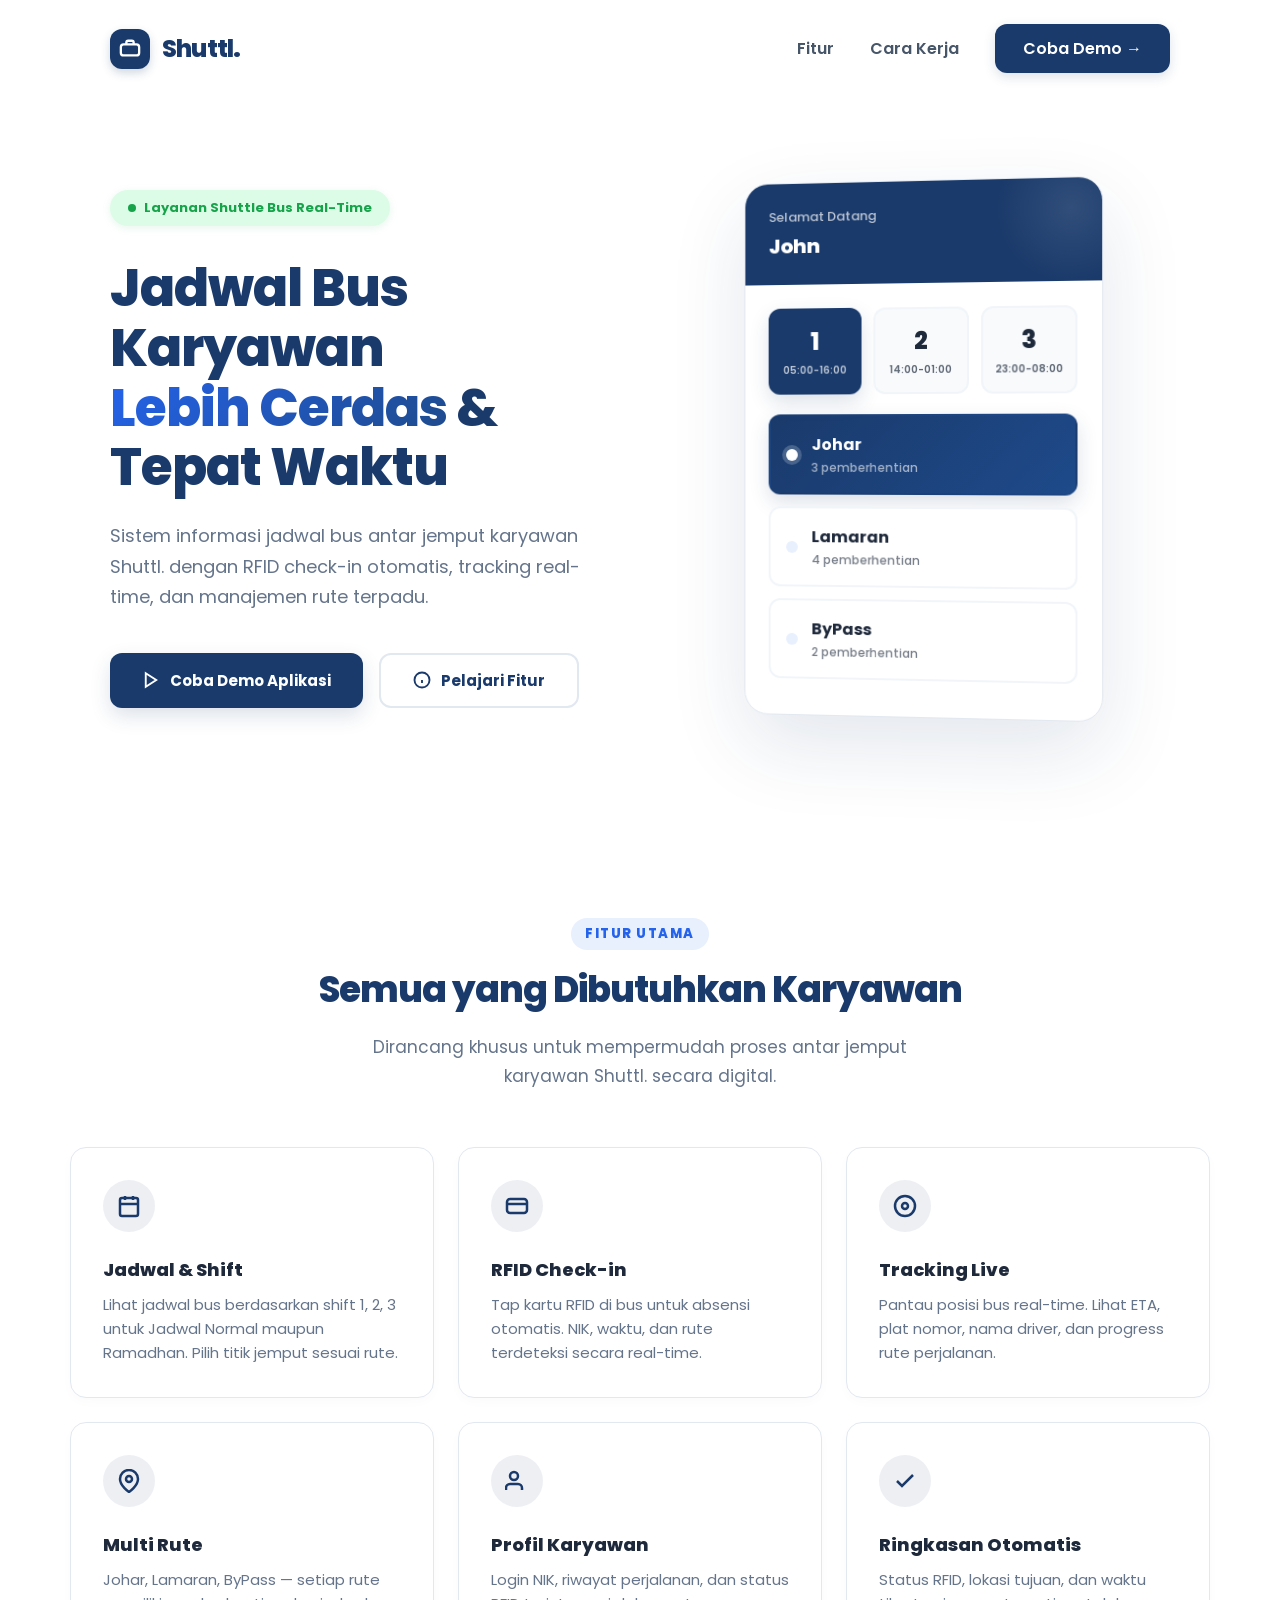
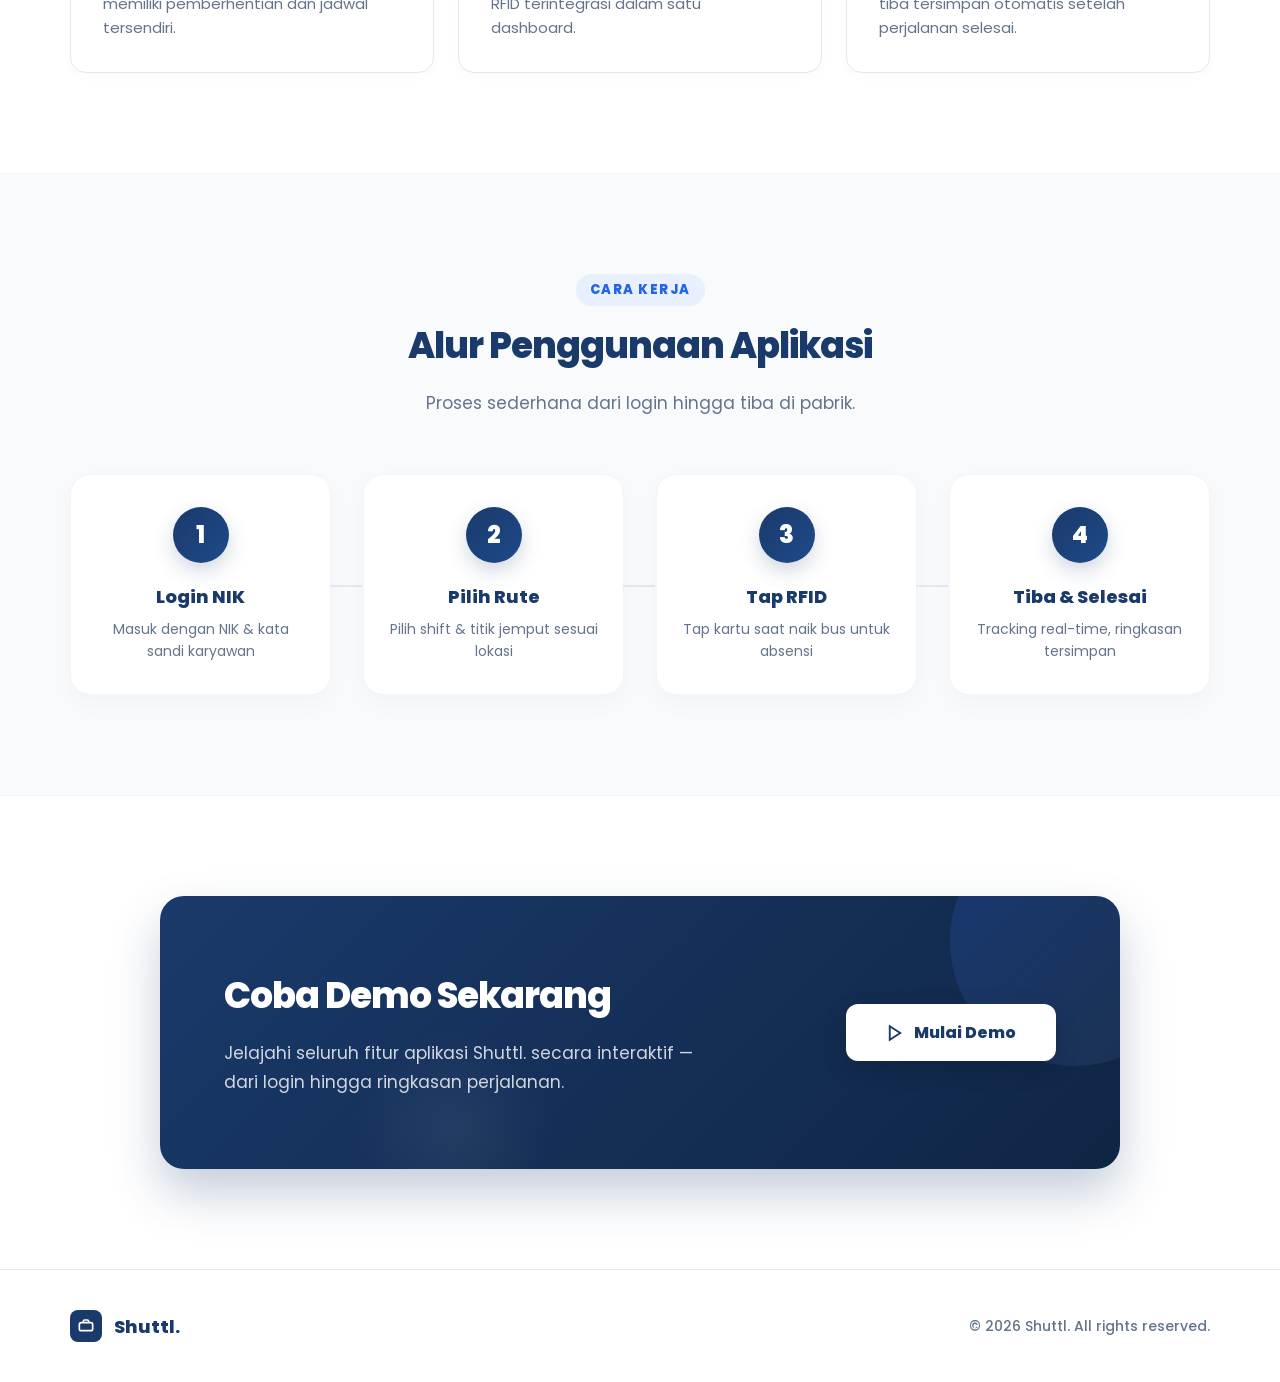
<file: index.html>
<!DOCTYPE html>
<html lang="id">
<head>
<meta charset="UTF-8">
<meta name="viewport" content="width=device-width, initial-scale=1.0">
<title>Shuttl. — Sistem Informasi Jadwal Bus Antar Jemput</title>
<meta name="description" content="Solusi digital jadwal bus antar jemput karyawan Shuttl.">
<link href="https://fonts.googleapis.com/css2?family=Poppins:wght@100;200;300;400;500;600;700;800&display=swap" rel="stylesheet">
<style>
:root{--navy:#1a3a6b;--navy-dark:#0f2544;--navy-mid:#1e4a8a;--blue:#2563eb;--blue-soft:#e8f0fe;--green:#16a34a;--green-bg:#dcfce7;--g50:#f8fafc;--g100:#f1f5f9;--g200:#e2e8f0;--g300:#cbd5e1;--g400:#94a3b8;--g500:#64748b;--g600:#475569;--g800:#1e293b;--w:#fff;--font:'Poppins',sans-serif}
*{box-sizing:border-box;margin:0;padding:0}
html{scroll-behavior:smooth}
body{font-family:var(--font);color:var(--g800);background:var(--w);-webkit-font-smoothing:antialiased}

/* NAV */
.nav{position:fixed;top:0;left:0;right:0;z-index:100;padding:24px 0;transition:all .3s ease-in-out}
.nav.scrolled{background:rgba(255,255,255,.95);backdrop-filter:blur(16px);-webkit-backdrop-filter:blur(16px);box-shadow:0 4px 20px rgba(0,0,0,.04);padding:16px 0}
.nav-in{max-width:1140px;margin:0 auto;padding:0 40px;display:flex;align-items:center;justify-content:space-between}
.nav-logo{display:flex;align-items:center;gap:12px;text-decoration:none}
.nav-logo-icon{width:40px;height:40px;background:var(--navy);border-radius:12px;display:flex;align-items:center;justify-content:center;box-shadow:0 4px 10px rgba(26,58,107,.2)}
.nav-logo-text{font-size:24px;font-weight:800;color:var(--navy);letter-spacing:-.8px}
.nav-links{display:flex;gap:36px;align-items:center}
.nav-links a{font-size:16px;font-weight:600;color:var(--g600);text-decoration:none;transition:color .2s}
.nav-links a:hover{color:var(--navy)}
.nav-cta{padding:12px 28px;background:var(--navy);color:var(--w)!important;border-radius:12px;font-weight:600;font-size:15px;transition:all .2s;box-shadow:0 4px 12px rgba(26,58,107,.15)}
.nav-cta:hover{background:var(--navy-dark);transform:translateY(-2px);box-shadow:0 6px 16px rgba(26,58,107,.25)}

/* HERO — left aligned */
.hero{padding:180px 40px 100px;max-width:1140px;margin:0 auto;display:flex;align-items:center;gap:64px}
.hero-content{flex:1;max-width:580px}
.hero-visual{flex:1;display:flex;justify-content:center;position:relative}
.hero-badge{display:inline-flex;align-items:center;gap:8px;padding:8px 18px;background:var(--green-bg);color:var(--green);border-radius:24px;font-size:13px;font-weight:700;margin-bottom:32px;box-shadow:0 2px 8px rgba(22,163,74,.1)}
.hero-badge-dot{width:8px;height:8px;background:var(--green);border-radius:50%;animation:pulse 2s infinite}
@keyframes pulse{0%,100%{opacity:1;transform:scale(1)}50%{opacity:.4;transform:scale(1.1)}}
.hero h1{font-size:52px;font-weight:800;color:var(--navy);line-height:1.15;margin-bottom:24px;letter-spacing:-1px}
.hero h1 span{background:linear-gradient(135deg,var(--blue),var(--navy-mid));-webkit-background-clip:text;-webkit-text-fill-color:transparent}
.hero-desc{font-size:18px;color:var(--g500);line-height:1.7;margin-bottom:40px}
.hero-actions{display:flex;gap:16px;flex-wrap:wrap}
.btn{padding:14px 32px;border-radius:12px;font-family:var(--font);font-size:15px;font-weight:700;cursor:pointer;transition:all .2s;text-decoration:none;display:inline-flex;align-items:center;gap:10px;border:none}
.btn-p{background:var(--navy);color:var(--w);box-shadow:0 8px 20px rgba(26,58,107,.15)}
.btn-p:hover{background:var(--navy-dark);transform:translateY(-3px);box-shadow:0 12px 28px rgba(26,58,107,.25)}
.btn-o{background:var(--w);color:var(--navy);border:2px solid var(--g200)}
.btn-o:hover{border-color:var(--navy);background:var(--g50);transform:translateY(-1px)}

/* Hero visual — mockup card */
.mockup{width:360px;background:var(--w);border:1px solid var(--g200);border-radius:24px;box-shadow:0 30px 80px rgba(26,58,107,.12);overflow:hidden;transform:perspective(1000px) rotateY(-5deg);transition:transform .4s ease}
.mockup:hover{transform:perspective(1000px) rotateY(0deg) translateY(-10px)}
.mockup-top{background:var(--navy);padding:24px;color:var(--w);position:relative;overflow:hidden}
.mockup-top::after{content:'';position:absolute;top:0;right:0;width:150px;height:150px;background:radial-gradient(circle,rgba(255,255,255,.1) 0%,transparent 70%);border-radius:50%;transform:translate(30%,-30%)}
.mockup-top-sm{font-size:13px;opacity:.7;margin-bottom:4px;font-weight:500}
.mockup-top-lg{font-size:20px;font-weight:800}
.mockup-body{padding:24px}
.mockup-shift{display:flex;gap:12px;margin-bottom:20px}
.mockup-shift-card{flex:1;text-align:center;padding:14px 8px;border:2px solid var(--g100);border-radius:12px;font-size:24px;font-weight:800;color:var(--g800);background:var(--g50)}
.mockup-shift-card.a{background:var(--navy);border-color:var(--navy);color:var(--w);box-shadow:0 8px 20px rgba(26,58,107,.15)}
.mockup-shift-time{font-size:10px;font-weight:600;opacity:.7;margin-top:4px}
.mockup-route{padding:16px;border:2px solid var(--g100);border-radius:12px;display:flex;align-items:center;gap:14px;margin-bottom:12px;background:var(--w)}
.mockup-route.a{background:linear-gradient(135deg,var(--navy),var(--navy-mid));border-color:transparent;color:var(--w);box-shadow:0 8px 20px rgba(26,58,107,.15)}
.mockup-route-dot{width:12px;height:12px;border-radius:50%;background:var(--blue-soft);flex-shrink:0}
.mockup-route.a .mockup-route-dot{background:var(--w);box-shadow:0 0 0 4px rgba(255,255,255,.2)}
.mockup-route-name{font-size:16px;font-weight:700}
.mockup-route-sub{font-size:12px;opacity:.6;margin-top:2px;font-weight:500}

/* SECTIONS */
.sec{padding:100px 40px}
.sec-in{max-width:1140px;margin:0 auto}
.sec-tag{font-size:13px;font-weight:800;color:var(--blue);text-transform:uppercase;letter-spacing:1.5px;margin-bottom:12px;display:inline-block;padding:6px 14px;background:var(--blue-soft);border-radius:20px}
.sec-h{font-size:36px;font-weight:800;color:var(--navy);letter-spacing:-1px;margin-bottom:16px}
.sec-p{font-size:17px;color:var(--g500);line-height:1.7;max-width:540px}
.sec-head{margin-bottom:56px;text-align:center;display:flex;flex-direction:column;align-items:center}
.sec-head-left{text-align:left;align-items:flex-start}

/* FEATURES */
.feat-grid{display:grid;grid-template-columns:repeat(3,1fr);gap:24px}
.feat{background:var(--w);border:1px solid var(--g200);border-radius:16px;padding:32px;transition:all .3s cubic-bezier(0.4,0,0.2,1);box-shadow:0 4px 12px rgba(0,0,0,.02)}
.feat:hover{transform:translateY(-6px);box-shadow:0 12px 32px rgba(26,58,107,.08);border-color:var(--g300)}
.feat-ic{width:52px;height:52px;border-radius:50%;display:flex;align-items:center;justify-content:center;margin-bottom:24px}
.feat-ic.b{background:rgba(26,58,107,.08);color:var(--navy)}.feat-ic.g{background:rgba(26,58,107,.08);color:var(--navy)}.feat-ic.n{background:rgba(26,58,107,.08);color:var(--navy)}
.feat h3{font-size:18px;font-weight:800;color:var(--g800);margin-bottom:10px}
.feat p{font-size:15px;color:var(--g500);line-height:1.6}

/* FLOW */
.flow-bg{background:var(--g50);border-top:1px solid var(--g100);border-bottom:1px solid var(--g100)}
.flow-grid{display:grid;grid-template-columns:repeat(4,1fr);gap:32px;position:relative}
.flow-step{text-align:center;position:relative;background:var(--w);padding:32px 24px;border-radius:20px;box-shadow:0 8px 24px rgba(0,0,0,.03);border:1px solid var(--g100);z-index:2}
.flow-step::before{content:'';position:absolute;top:50%;right:-32px;width:32px;height:2px;background:var(--g200);z-index:-1}
.flow-step:last-child::before{display:none}
.flow-num{width:56px;height:56px;border-radius:50%;background:linear-gradient(135deg,var(--navy),var(--navy-mid));color:var(--w);display:flex;align-items:center;justify-content:center;font-size:24px;font-weight:800;margin:0 auto 20px;box-shadow:0 8px 20px rgba(26,58,107,.2)}
.flow-name{font-size:18px;font-weight:800;color:var(--navy);margin-bottom:8px}
.flow-desc{font-size:14px;color:var(--g500);line-height:1.6}

/* CTA */
.cta-sec{padding:100px 40px}
.cta-card{max-width:960px;margin:0 auto;background:linear-gradient(135deg,var(--navy) 0%,var(--navy-dark) 100%);border-radius:24px;padding:72px 64px;display:flex;align-items:center;justify-content:space-between;gap:48px;position:relative;overflow:hidden;box-shadow:0 24px 48px rgba(26,58,107,.25)}
.cta-card::before{content:'';position:absolute;top:-80px;right:-80px;width:250px;height:250px;border-radius:50%;background:linear-gradient(135deg,rgba(37,99,235,.2),rgba(255,255,255,.05))}
.cta-card::after{content:'';position:absolute;bottom:-60px;left:20%;width:200px;height:200px;border-radius:50%;background:radial-gradient(circle,rgba(255,255,255,.06) 0%,transparent 70%)}
.cta-text{flex:1;color:var(--w);position:relative;z-index:2}
.cta-text h2{font-size:36px;font-weight:800;margin-bottom:16px;letter-spacing:-1px}
.cta-text p{font-size:17px;color:rgba(255,255,255,.8);line-height:1.7;max-width:480px}
.btn-cta{padding:16px 40px;background:var(--w);color:var(--navy);border-radius:12px;font-family:var(--font);font-size:16px;font-weight:800;text-decoration:none;display:inline-flex;align-items:center;gap:10px;transition:all .3s;flex-shrink:0;border:none;cursor:pointer;position:relative;z-index:2;box-shadow:0 8px 24px rgba(0,0,0,.15)}
.btn-cta:hover{transform:translateY(-4px);box-shadow:0 12px 32px rgba(0,0,0,.25);background:var(--g50)}

/* FOOTER */
.footer{background:var(--w);padding:40px 40px;border-top:1px solid var(--g200)}
.footer-in{max-width:1140px;margin:0 auto;display:flex;align-items:center;justify-content:space-between;flex-wrap:wrap;gap:20px}
.footer-brand{display:flex;align-items:center;gap:12px}
.footer-brand-icon{width:32px;height:32px;background:var(--navy);border-radius:8px;display:flex;align-items:center;justify-content:center}
.footer-brand-name{font-size:18px;font-weight:800;color:var(--navy)}
.footer-copyright{font-size:14px;color:var(--g500);font-weight:500}

/* RESPONSIVE */
@media(max-width:1024px){
  .hero h1{font-size:44px}
  .sec-h{font-size:32px}
  .feat-grid{grid-template-columns:repeat(2,1fr)}
  .flow-grid{grid-template-columns:repeat(2,1fr)}
  .flow-step::before{display:none}
}
@media(max-width:768px){
  .nav-in{padding:0 24px}
  .hero{flex-direction:column;padding:120px 24px 60px;gap:48px;text-align:left}
  .hero-content{max-width:100%;display:flex;flex-direction:column;align-items:flex-start}
  .hero h1{font-size:38px}
  .hero-actions{justify-content:flex-start}

  .hero-visual{width:100%;max-width:360px;margin:0 auto}
  .mockup{transform:none}
  .mockup:hover{transform:translateY(-5px)}
  
  .sec{padding:80px 24px}
  .feat-grid{grid-template-columns:1fr}
  .flow-grid{grid-template-columns:1fr;gap:24px}
  .cta-card{flex-direction:column;padding:48px 32px;text-align:center;gap:32px}
  .cta-text p{margin:0 auto}
  .footer{padding:32px 24px}
  .footer-in{flex-direction:column;justify-content:center;text-align:center}
  
  /* Hide nav links on mobile for cleaner look if requested, or keep them */
  .nav-links{display:none}
}
@media(max-width:480px){
  .nav-in{padding:0 16px}
  .hero{padding:110px 16px 50px}
  .hero h1{font-size:32px}
  .sec{padding:60px 16px}
  .btn{width:100%;justify-content:center}
  .hero-actions{width:100%;flex-direction:column}

}
</style>
</head>
<body>

<!-- NAV -->
<nav class="nav" id="navbar">
<div class="nav-in">
  <a href="#" class="nav-logo">
    <div class="nav-logo-icon"><svg width="22" height="22" viewBox="0 0 24 24" fill="none" stroke="white" stroke-width="2.5"><rect x="2" y="7" width="20" height="12" rx="3"/><path d="M16 7V5a2 2 0 0 0-2-2h-4a2 2 0 0 0-2 2v2"/></svg></div>
    <span class="nav-logo-text">Shuttl.</span>
  </a>
  <div class="nav-links">
    <a href="#fitur">Fitur</a>
    <a href="#alur">Cara Kerja</a>
    <a href="app.html" class="nav-cta">Coba Demo →</a>
  </div>
</div>
</nav>

<!-- HERO -->
<section class="hero">
  <div class="hero-content">
    <div class="hero-badge"><span class="hero-badge-dot"></span> Layanan Shuttle Bus Real-Time</div>
    <h1>Jadwal Bus Karyawan<br><span>Lebih Cerdas</span> &amp; Tepat Waktu</h1>
    <p class="hero-desc">Sistem informasi jadwal bus antar jemput karyawan Shuttl. dengan RFID check-in otomatis, tracking real-time, dan manajemen rute terpadu.</p>
    <div class="hero-actions">
      <a href="app.html" class="btn btn-p"><svg width="18" height="18" viewBox="0 0 24 24" fill="none" stroke="currentColor" stroke-width="2.5"><polygon points="5 3 19 12 5 21"/></svg>Coba Demo Aplikasi</a>
      <a href="#fitur" class="btn btn-o"><svg width="18" height="18" viewBox="0 0 24 24" fill="none" stroke="currentColor" stroke-width="2.5"><circle cx="12" cy="12" r="10"/><path d="M12 16v-4M12 8h.01"/></svg>Pelajari Fitur</a>
    </div>

  </div>
  <div class="hero-visual">
    <div class="mockup">
      <div class="mockup-top"><div class="mockup-top-sm">Selamat Datang</div><div class="mockup-top-lg">John</div></div>
      <div class="mockup-body">
        <div class="mockup-shift">
          <div class="mockup-shift-card a">1<div class="mockup-shift-time">05:00-16:00</div></div>
          <div class="mockup-shift-card">2<div class="mockup-shift-time">14:00-01:00</div></div>
          <div class="mockup-shift-card">3<div class="mockup-shift-time">23:00-08:00</div></div>
        </div>
        <div class="mockup-route a"><div class="mockup-route-dot"></div><div><div class="mockup-route-name">Johar</div><div class="mockup-route-sub">3 pemberhentian</div></div></div>
        <div class="mockup-route"><div class="mockup-route-dot"></div><div><div class="mockup-route-name">Lamaran</div><div class="mockup-route-sub">4 pemberhentian</div></div></div>
        <div class="mockup-route"><div class="mockup-route-dot"></div><div><div class="mockup-route-name">ByPass</div><div class="mockup-route-sub">2 pemberhentian</div></div></div>
      </div>
    </div>
  </div>
</section>

<!-- FEATURES -->
<section class="sec" id="fitur">
<div class="sec-in">
  <div class="sec-head">
    <div class="sec-tag">Fitur Utama</div>
    <div class="sec-h">Semua yang Dibutuhkan Karyawan</div>
    <div class="sec-p">Dirancang khusus untuk mempermudah proses antar jemput karyawan Shuttl. secara digital.</div>
  </div>
  <div class="feat-grid">
    <div class="feat"><div class="feat-ic n"><svg width="24" height="24" viewBox="0 0 24 24" fill="none" stroke="currentColor" stroke-width="2.5"><rect x="3" y="4" width="18" height="18" rx="2"/><line x1="16" y1="2" x2="16" y2="6"/><line x1="8" y1="2" x2="8" y2="6"/><line x1="3" y1="10" x2="21" y2="10"/></svg></div><h3>Jadwal &amp; Shift</h3><p>Lihat jadwal bus berdasarkan shift 1, 2, 3 untuk Jadwal Normal maupun Ramadhan. Pilih titik jemput sesuai rute.</p></div>
    <div class="feat"><div class="feat-ic b"><svg width="24" height="24" viewBox="0 0 24 24" fill="none" stroke="currentColor" stroke-width="2.5"><rect x="2" y="5" width="20" height="14" rx="3"/><line x1="2" y1="10" x2="22" y2="10"/></svg></div><h3>RFID Check-in</h3><p>Tap kartu RFID di bus untuk absensi otomatis. NIK, waktu, dan rute terdeteksi secara real-time.</p></div>
    <div class="feat"><div class="feat-ic g"><svg width="24" height="24" viewBox="0 0 24 24" fill="none" stroke="currentColor" stroke-width="2.5"><circle cx="12" cy="12" r="10"/><circle cx="12" cy="12" r="3"/></svg></div><h3>Tracking Live</h3><p>Pantau posisi bus real-time. Lihat ETA, plat nomor, nama driver, dan progress rute perjalanan.</p></div>
    <div class="feat"><div class="feat-ic n"><svg width="24" height="24" viewBox="0 0 24 24" fill="none" stroke="currentColor" stroke-width="2.5"><path d="M21 10c0 7-9 13-9 13s-9-6-9-13a9 9 0 0 1 18 0z"/><circle cx="12" cy="10" r="3"/></svg></div><h3>Multi Rute</h3><p>Johar, Lamaran, ByPass — setiap rute memiliki pemberhentian dan jadwal tersendiri.</p></div>
    <div class="feat"><div class="feat-ic b"><svg width="24" height="24" viewBox="0 0 24 24" fill="none" stroke="currentColor" stroke-width="2.5"><path d="M17 21v-2a4 4 0 0 0-4-4H5a4 4 0 0 0-4 4v2"/><circle cx="9" cy="7" r="4"/></svg></div><h3>Profil Karyawan</h3><p>Login NIK, riwayat perjalanan, dan status RFID terintegrasi dalam satu dashboard.</p></div>
    <div class="feat"><div class="feat-ic g"><svg width="24" height="24" viewBox="0 0 24 24" fill="none" stroke="currentColor" stroke-width="2.5"><polyline points="20 6 9 17 4 12"/></svg></div><h3>Ringkasan Otomatis</h3><p>Status RFID, lokasi tujuan, dan waktu tiba tersimpan otomatis setelah perjalanan selesai.</p></div>
  </div>
</div>
</section>

<!-- FLOW -->
<section class="sec flow-bg" id="alur">
<div class="sec-in">
  <div class="sec-head">
    <div class="sec-tag">Cara Kerja</div>
    <div class="sec-h">Alur Penggunaan Aplikasi</div>
    <div class="sec-p">Proses sederhana dari login hingga tiba di pabrik.</div>
  </div>
  <div class="flow-grid">
    <div class="flow-step"><div class="flow-num">1</div><div class="flow-name">Login NIK</div><div class="flow-desc">Masuk dengan NIK &amp; kata sandi karyawan</div></div>
    <div class="flow-step"><div class="flow-num">2</div><div class="flow-name">Pilih Rute</div><div class="flow-desc">Pilih shift &amp; titik jemput sesuai lokasi</div></div>
    <div class="flow-step"><div class="flow-num">3</div><div class="flow-name">Tap RFID</div><div class="flow-desc">Tap kartu saat naik bus untuk absensi</div></div>
    <div class="flow-step"><div class="flow-num">4</div><div class="flow-name">Tiba &amp; Selesai</div><div class="flow-desc">Tracking real-time, ringkasan tersimpan</div></div>
  </div>
</div>
</section>

<!-- CTA -->
<section class="cta-sec">
  <div class="cta-card">
    <div class="cta-text"><h2>Coba Demo Sekarang</h2><p>Jelajahi seluruh fitur aplikasi Shuttl. secara interaktif — dari login hingga ringkasan perjalanan.</p></div>
    <a href="app.html" class="btn-cta"><svg width="18" height="18" viewBox="0 0 24 24" fill="none" stroke="currentColor" stroke-width="2.5"><polygon points="5 3 19 12 5 21"/></svg>Mulai Demo</a>
  </div>
</section>

<!-- FOOTER -->
<footer class="footer">
<div class="footer-in">
  <div class="footer-brand">
    <div class="footer-brand-icon"><svg width="16" height="16" viewBox="0 0 24 24" fill="none" stroke="white" stroke-width="2.5"><rect x="2" y="7" width="20" height="12" rx="3"/><path d="M16 7V5a2 2 0 0 0-2-2h-4a2 2 0 0 0-2 2v2"/></svg></div>
    <span class="footer-brand-name">Shuttl.</span>
  </div>
  <div class="footer-copyright">
    &copy; 2026 Shuttl. All rights reserved.
  </div>
</div>
</footer>

<script>
// Smooth scroll for anchor links
document.querySelectorAll('a[href^="#"]').forEach(anchor => {
    anchor.addEventListener('click', function (e) {
        e.preventDefault();
        const targetId = this.getAttribute('href');
        if (targetId === '#') return;
        
        const targetElement = document.querySelector(targetId);
        if (targetElement) {
            // Accounts for fixed navbar height
            const headerOffset = 80;
            const elementPosition = targetElement.getBoundingClientRect().top;
            const offsetPosition = elementPosition + window.scrollY - headerOffset;

            window.scrollTo({
                top: offsetPosition,
                behavior: 'smooth'
            });
        }
    });
});

// Navbar scroll effect
window.addEventListener('scroll', () => {
    const navbar = document.getElementById('navbar');
    if (window.scrollY > 40) {
        navbar.classList.add('scrolled');
    } else {
        navbar.classList.remove('scrolled');
    }
});
</script>
</body>
</html>
</file>
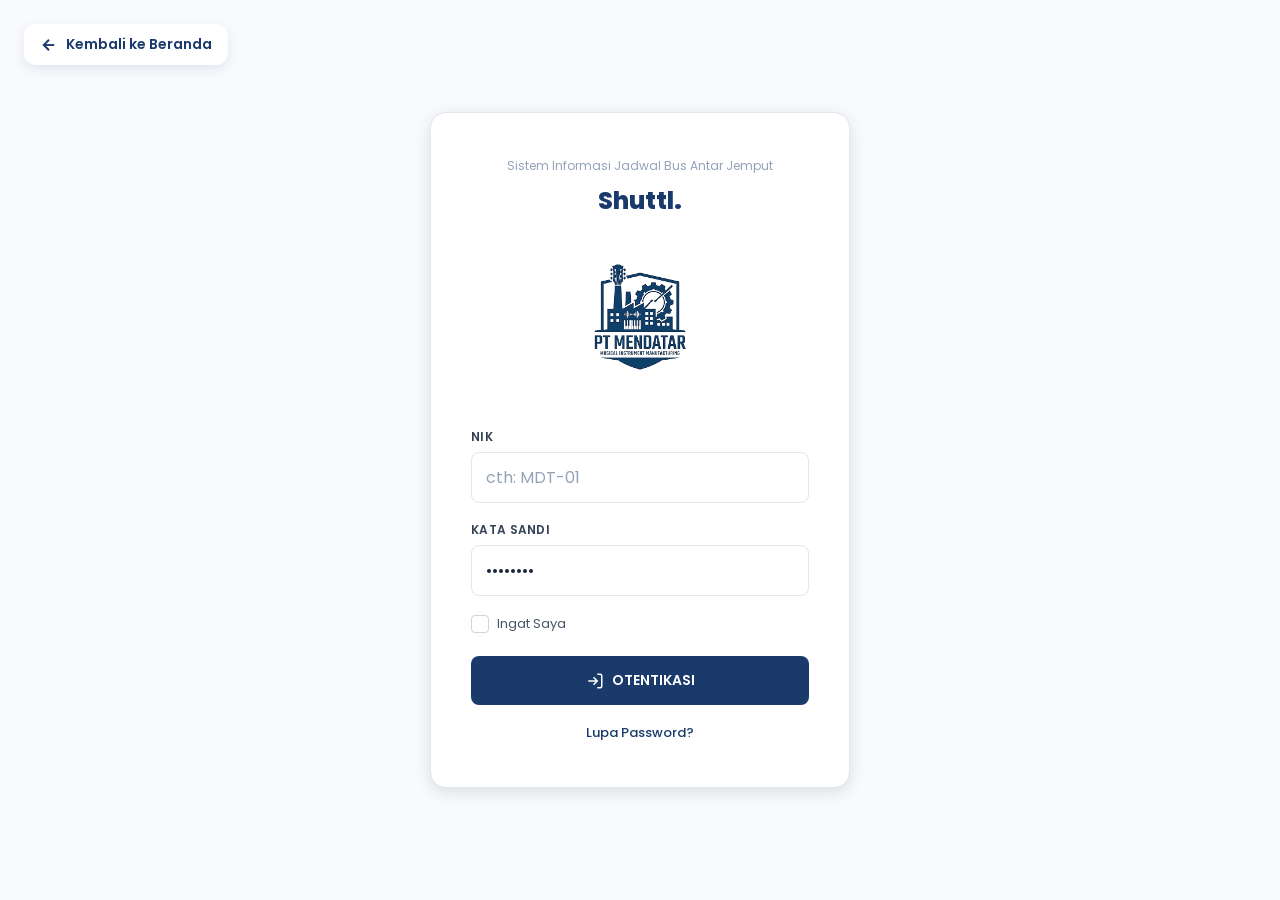
<file: app.html>
<!DOCTYPE html>
<html lang="id">

<head>
  <meta charset="UTF-8">
  <meta name="viewport" content="width=device-width, initial-scale=1.0, maximum-scale=1.0, user-scalable=no">
  <title>Shuttl. — Sistem Jadwal Bus</title>
  <meta name="description" content="Sistem Informasi Jadwal Bus Antar Jemput Shuttl.">
  <link rel="stylesheet" href="style.css">
</head>

<body>

  <!-- ═══ PAGE: LOGIN (Screenshot 1) ═══ -->
  <div id="page-login" class="page-full active">
    <a href="index.html" style="position:absolute; top:24px; left:24px; color:var(--navy); text-decoration:none; display:flex; align-items:center; gap:8px; font-weight:600; font-size:14px; background:var(--w, #fff); padding:10px 16px; border-radius:12px; box-shadow:0 4px 12px rgba(26,58,107,0.1); transition:all 0.2s; z-index:10;" onmouseover="this.style.transform='translateY(-2px)'; this.style.boxShadow='0 6px 16px rgba(26,58,107,0.15)'" onmouseout="this.style.transform='translateY(0)'; this.style.boxShadow='0 4px 12px rgba(26,58,107,0.1)'">
      <svg width="18" height="18" viewBox="0 0 24 24" fill="none" stroke="currentColor" stroke-width="2.5"><line x1="19" y1="12" x2="5" y2="12"/><polyline points="12 19 5 12 12 5"/></svg>
      Kembali ke Beranda
    </a>
    <div class="login-page" style="flex:1; position:relative;">
      <div class="login-card">
        <div class="login-header">
          <div class="login-sys-label">Sistem Informasi Jadwal Bus Antar Jemput</div>
          <div class="login-brand">Shuttl.</div>
          <div class="logo-emblem">
            <img src="src/asset/logo.png" alt="Logo Shuttl.">
          </div>
        </div>
        <div class="form-group">
          <label class="form-label">NIK</label>
          <input type="text" class="form-input" placeholder="cth: MDT-01">
        </div>
        <div class="form-group">
          <label class="form-label">KATA SANDI</label>
          <input type="password" class="form-input" value="password">
        </div>
        <div class="remember-row" onclick="toggleRemember(this.querySelector('.remember-check'))">
          <div class="remember-check"></div>
          <span>Ingat Saya</span>
        </div>
        <button class="btn-primary" onclick="showPage('dashboard')">
          <svg width="18" height="18" viewBox="0 0 24 24" fill="none" stroke="currentColor" stroke-width="2">
            <path d="M15 3h4a2 2 0 0 1 2 2v14a2 2 0 0 1-2 2h-4M10 17l5-5-5-5M15 12H3" />
          </svg>
          OTENTIKASI
        </button>
        <a href="#" class="forgot-link" onclick="return false">Lupa Password?</a>
      </div>
    </div>
  </div>

  <!-- ═══ MAIN APP ═══ -->
  <div id="page-dashboard" class="page">
    <div class="app-shell">

      <!-- Sidebar -->
      <aside class="sidebar" id="sidebar">
        <div class="sidebar-logo">
          <div class="logo-badge">
            <div class="logo-icon">
              <img src="src/asset/logo.png" alt="Logo" style="width:64px;height:64px;object-fit:contain;">
            </div>
            <div>
              <div class="logo-text">Shuttl.</div>
              <div class="logo-sub">Sistem Jadwal Bus</div>
            </div>
          </div>
        </div>
        <div class="sidebar-profile"
          style="border-top:none; border-bottom:1px solid var(--gray-200); padding: 20px; cursor: pointer;"
          onclick="switchTab('profile')">
          <div class="profile-avatar" style="width:44px; height:44px; font-size:15px;">J</div>
          <div class="profile-info">
            <div class="profile-name" style="font-size:14px;">John</div>
            <div class="profile-nik" style="font-size:12px;">NIK: MDT-01</div>
          </div>
        </div>
        <nav class="sidebar-nav">
          <div class="nav-section-label">Menu Utama</div>
          <a class="nav-item active" onclick="switchTab('pusat')"><svg class="icon" viewBox="0 0 24 24" fill="none"
              stroke="currentColor" stroke-width="2">
              <path d="M3 9l9-7 9 7v11a2 2 0 0 1-2 2H5a2 2 0 0 1-2-2z" />
              <polyline points="9 22 9 12 15 12 15 22" />
            </svg>Pusat</a>

          <a class="nav-item" onclick="switchTab('rfid')"><svg class="icon" viewBox="0 0 24 24" fill="none"
              stroke="currentColor" stroke-width="2">
              <rect x="2" y="5" width="20" height="14" rx="3" />
              <line x1="2" y1="10" x2="22" y2="10" />
            </svg>RFID Check-in</a>
          <a class="nav-item" onclick="switchTab('tracking')"><svg class="icon" viewBox="0 0 24 24" fill="none"
              stroke="currentColor" stroke-width="2">
              <circle cx="12" cy="12" r="10" />
              <circle cx="12" cy="12" r="3" />
            </svg>Tracking Bus</a>
          <a class="nav-item" onclick="switchTab('summary')"><svg class="icon" viewBox="0 0 24 24" fill="none"
              stroke="currentColor" stroke-width="2">
              <polyline points="20 6 9 17 4 12" />
            </svg>Histori</a>
          <div class="nav-section-label" style="margin-top:8px">Akun</div>
          <a class="nav-item" onclick="showPage('login')"><svg class="icon" viewBox="0 0 24 24" fill="none"
              stroke="currentColor" stroke-width="2">
              <path d="M9 21H5a2 2 0 0 1-2-2V5a2 2 0 0 1 2-2h4M16 17l5-5-5-5M21 12H9" />
            </svg>Keluar</a>
        </nav>
      </aside>

      <main class="main">
        <!-- Topbar -->
        <div class="topbar">
          <div class="topbar-left">
            <button class="btn-icon hamburger" onclick="toggleSidebar()"><svg width="26" height="26" viewBox="0 0 24 24"
                fill="none" stroke="currentColor" stroke-width="2">
                <line x1="3" y1="6" x2="21" y2="6" />
                <line x1="3" y1="12" x2="21" y2="12" />
                <line x1="3" y1="18" x2="21" y2="18" />
              </svg></button>
            <div>
              <div class="topbar-title" id="topbar-title"
                style="font-size:18px; font-weight:800; color:var(--navy); letter-spacing:-0.5px;">Pusat</div>
              <div class="topbar-subtitle" style="display:flex; align-items:center; gap:8px; margin-top:6px;">
                <span
                  style="background:var(--blue-soft); color:var(--blue); padding:3px 10px; border-radius:12px; font-weight:700; font-size:10px; text-transform:uppercase; letter-spacing:0.5px;">Jadwal
                  Normal</span>
                <div
                  style="display:flex; align-items:center; gap:5px; color:var(--gray-500); font-size:12px; font-weight:600;">
                  <svg width="14" height="14" viewBox="0 0 24 24" fill="none" stroke="currentColor" stroke-width="2.5">
                    <rect x="3" y="4" width="18" height="18" rx="2" ry="2" />
                    <line x1="16" y1="2" x2="16" y2="6" />
                    <line x1="8" y1="2" x2="8" y2="6" />
                    <line x1="3" y1="10" x2="21" y2="10" />
                  </svg>
                  <span id="topbar-date">Senin, 19 Mei 2026</span>
                </div>
              </div>
            </div>
          </div>
          <div class="topbar-actions" style="position:relative;">
            <button class="btn-icon" title="Notifikasi" onclick="toggleNotifications()" style="position:relative;">
              <svg width="26" height="26" viewBox="0 0 24 24" fill="none" stroke="currentColor" stroke-width="2">
                <path d="M18 8A6 6 0 0 0 6 8c0 7-3 9-3 9h18s-3-2-3-9M13.73 21a2 2 0 0 1-3.46 0" />
              </svg>
              <div
                style="position:absolute; top:8px; right:8px; width:10px; height:10px; background:#ef4444; border-radius:50%; border:2px solid var(--white);">
              </div>
            </button>

            <!-- Notification Panel -->
            <div id="notif-panel"
              style="display:none; position:absolute; top:56px; right:0; width:340px; background:var(--white); border:1px solid var(--gray-200); border-radius:12px; box-shadow:0 10px 25px rgba(0,0,0,0.1); z-index:100; overflow:hidden;">
              <div
                style="padding:16px; border-bottom:1px solid var(--gray-200); display:flex; justify-content:space-between; align-items:center; background:var(--gray-50);">
                <div style="font-weight:700; font-size:14px; color:var(--navy);">Notifikasi</div>
                <div style="font-size:12px; color:var(--blue); cursor:pointer; font-weight:600;"
                  onclick="this.style.display='none'; document.querySelector('.btn-icon > div').style.display='none';">
                  Tandai Dibaca</div>
              </div>
              <div style="max-height:360px; overflow-y:auto; display:flex; flex-direction:column;">
                <div
                  style="padding:16px; border-bottom:1px solid var(--gray-100); display:flex; gap:12px; cursor:pointer;"
                  onmouseover="this.style.background='var(--gray-50)'"
                  onmouseout="this.style.background='var(--white)'">
                  <div
                    style="width:36px; height:36px; border-radius:50%; background:var(--blue-soft); display:flex; align-items:center; justify-content:center; flex-shrink:0;">
                    <svg width="16" height="16" viewBox="0 0 24 24" fill="none" stroke="var(--blue)" stroke-width="2">
                      <circle cx="12" cy="12" r="10" />
                      <circle cx="12" cy="12" r="3" />
                    </svg>
                  </div>
                  <div>
                    <div style="font-size:13.5px; font-weight:700; color:var(--gray-800); margin-bottom:4px;">Bus Menuju
                      Titik Jemput</div>
                    <div style="font-size:12.5px; color:var(--gray-500); line-height:1.4;">Bus dari Johar (K 3550 KU)
                      sedang menuju ke lokasi Anda.</div>
                    <div style="font-size:11px; color:var(--blue); margin-top:6px; font-weight:700;">Baru saja</div>
                  </div>
                </div>
                <div
                  style="padding:16px; border-bottom:1px solid var(--gray-100); display:flex; gap:12px; cursor:pointer;"
                  onmouseover="this.style.background='var(--gray-50)'"
                  onmouseout="this.style.background='var(--white)'">
                  <div
                    style="width:36px; height:36px; border-radius:50%; background:var(--green-bg); display:flex; align-items:center; justify-content:center; flex-shrink:0;">
                    <svg width="18" height="18" viewBox="0 0 24 24" fill="none" stroke="#16a34a" stroke-width="2.5">
                      <polyline points="20 6 9 17 4 12" />
                    </svg>
                  </div>
                  <div>
                    <div style="font-size:13.5px; font-weight:600; color:var(--gray-800); margin-bottom:4px;">RFID
                      Check-in Berhasil</div>
                    <div style="font-size:12.5px; color:var(--gray-500); line-height:1.4;">Check-in shift 1 Anda pada
                      05:28 WIB berhasil dicatat sistem.</div>
                    <div style="font-size:11px; color:var(--gray-400); margin-top:6px;">2 jam yang lalu</div>
                  </div>
                </div>
                <div style="padding:16px; display:flex; gap:12px; cursor:pointer;"
                  onmouseover="this.style.background='var(--gray-50)'"
                  onmouseout="this.style.background='var(--white)'">
                  <div
                    style="width:36px; height:36px; border-radius:50%; background:#fef2f2; display:flex; align-items:center; justify-content:center; flex-shrink:0;">
                    <svg width="16" height="16" viewBox="0 0 24 24" fill="none" stroke="#ef4444" stroke-width="2">
                      <path
                        d="M10.29 3.86L1.82 18a2 2 0 0 0 1.71 3h16.94a2 2 0 0 0 1.71-3L13.71 3.86a2 2 0 0 0-3.42 0z" />
                      <line x1="12" y1="9" x2="12" y2="13" />
                      <line x1="12" y1="17" x2="12.01" y2="17" />
                    </svg>
                  </div>
                  <div>
                    <div style="font-size:13.5px; font-weight:600; color:var(--gray-800); margin-bottom:4px;">Peringatan
                      Jadwal Geser</div>
                    <div style="font-size:12.5px; color:var(--gray-500); line-height:1.4;">Shift 2 besok akan mundur 15
                      menit karena pengalihan rute.</div>
                    <div style="font-size:11px; color:var(--gray-400); margin-top:6px;">1 hari yang lalu</div>
                  </div>
                </div>
              </div>
            </div>
          </div>
        </div>

        <div class="content">

          <!-- ── TAB: PUSAT (Screenshot 2) ── -->
          <div id="tab-pusat" class="page active">
            <!-- Profile Card like mobile -->
            <div class="profile-card" style="cursor: pointer;" onclick="switchTab('profile')">
              <div class="profile-card-avatar">
                <div
                  style="width:48px;height:48px;border-radius:50%;background:var(--navy);display:flex;align-items:center;justify-content:center;color:#fff;font-weight:700;font-size:16px">
                  J</div>
              </div>
              <div class="profile-card-info">
                <div class="profile-card-name">John</div>
                <div class="profile-card-nik">NIK: MDT-01</div>
              </div>
              <span class="rfid-badge on"><span class="rfid-dot"></span> RFID On</span>
            </div>

            <!-- Shift Info Carousel -->
            <div class="shift-carousel-wrapper">
              <div class="shift-carousel" id="shift-carousel">

                <!-- Card 1: Hari Ini -->
                <div class="shift-info-card">
                  <div style="display:flex; justify-content:space-between; align-items:flex-start; position:relative; z-index:2; margin-bottom:16px;">
                    <div>
                      <div style="font-size:13px; font-weight:600; color:var(--gray-500); text-transform:uppercase; letter-spacing:1.5px; margin-bottom:6px;">
                        Shift Anda Hari Ini</div>
                      <div style="display:inline-flex; align-items:center; gap:14px; background:transparent; border:none; padding:10px 20px 10px 0; border-radius:12px;">
                        <div style="display:flex; flex-direction:column; line-height:1.2; text-align:left;">
                          <span style="font-size:14px; font-weight:700; color:var(--navy); letter-spacing:2px;">SHIFT</span>
                          <span style="font-size:14px; font-weight:700; color:var(--navy); letter-spacing:2px;">PAGI</span>
                        </div>
                        <div style="width:2px; height:36px; background:rgba(26,58,107,0.25); border-radius:2px;"></div>
                        <div style="font-size:46px; font-weight:900; color:var(--navy); line-height:0.8; letter-spacing:-2px;">1</div>
                      </div>
                      <div style="display:flex; align-items:center; gap:6px; margin-top:10px; font-size:13px; font-weight:500; color:var(--gray-600);">
                        <svg width="14" height="14" viewBox="0 0 24 24" fill="none" stroke="currentColor" stroke-width="2.5">
                          <path d="M21 10c0 7-9 13-9 13s-9-6-9-13a9 9 0 0 1 18 0z" />
                          <circle cx="12" cy="10" r="3" />
                        </svg>
                        Titik Jemput: <span style="color:var(--navy); font-weight:700; background:var(--blue-soft); padding:2px 8px; border-radius:6px; margin-left:2px;">Johar</span>
                      </div>
                    </div>
                    <div style="width:40px; height:40px; border-radius:12px; background:var(--gray-100); display:flex; align-items:center; justify-content:center;">
                      <svg width="20" height="20" viewBox="0 0 24 24" fill="none" stroke="var(--navy)" stroke-width="2.5" stroke-linecap="round" stroke-linejoin="round">
                        <circle cx="12" cy="12" r="10" />
                        <line x1="12" y1="8" x2="12" y2="12" />
                        <line x1="12" y1="16" x2="12.01" y2="16" />
                      </svg>
                    </div>
                  </div>
                  <div style="padding-top:16px; position:relative; z-index:2; border-top:1px solid var(--gray-200); display:flex; flex-direction:column; gap:16px;">
                    <div style="display:flex; justify-content:space-between; gap:12px;">
                      <div style="flex:1;">
                        <div style="font-size:11px; font-weight:700; color:var(--gray-500); text-transform:uppercase; letter-spacing:0.5px; margin-bottom:4px;">Berangkat</div>
                        <div id="info-berangkat-jam" style="font-size:16px; font-weight:800; color:var(--gray-800);">05:30 WIB</div>
                      </div>
                      <div style="flex:1;">
                        <div style="font-size:11px; font-weight:700; color:var(--gray-500); text-transform:uppercase; letter-spacing:0.5px; margin-bottom:4px;">Pulang</div>
                        <div id="info-pulang-jam" style="font-size:16px; font-weight:800; color:var(--gray-800);">16:15 WIB</div>
                      </div>
                    </div>
                    <button onclick="switchTab('jadwal')"
                      style="width:fit-content; background:transparent; color:var(--navy); border:none; padding:8px 0; font-size:13.5px; font-weight:700; cursor:pointer; display:flex; align-items:center; gap:6px; transition:transform 0.2s, color 0.2s;"
                      onmouseover="this.style.transform='translateX(4px)'; this.style.color='var(--navy-mid)'"
                      onmouseout="this.style.transform='translateX(0)'; this.style.color='var(--navy)'">
                      Lihat Rute <svg width="16" height="16" viewBox="0 0 24 24" fill="none" stroke="currentColor" stroke-width="2.5">
                        <line x1="5" y1="12" x2="19" y2="12" />
                        <polyline points="12 5 19 12 12 19" />
                      </svg>
                    </button>
                  </div>
                </div>

                <!-- Card 2: Besok -->
                <div class="shift-info-card">
                  <div style="display:flex; justify-content:space-between; align-items:flex-start; position:relative; z-index:2; margin-bottom:16px;">
                    <div>
                      <div style="font-size:13px; font-weight:600; color:var(--gray-500); text-transform:uppercase; letter-spacing:1.5px; margin-bottom:6px;">
                        Shift Anda Untuk Besok</div>
                      <div style="display:inline-flex; align-items:center; gap:14px; background:transparent; border:none; padding:10px 20px 10px 0; border-radius:12px;">
                        <div style="display:flex; flex-direction:column; line-height:1.2; text-align:left;">
                          <span style="font-size:14px; font-weight:700; color:var(--navy); letter-spacing:2px;">SHIFT</span>
                          <span style="font-size:14px; font-weight:700; color:var(--navy); letter-spacing:2px;">SIANG</span>
                        </div>
                        <div style="width:2px; height:36px; background:rgba(26,58,107,0.25); border-radius:2px;"></div>
                        <div style="font-size:46px; font-weight:900; color:var(--navy); line-height:0.8; letter-spacing:-2px;">2</div>
                      </div>
                      <div style="display:flex; align-items:center; gap:6px; margin-top:10px; font-size:13px; font-weight:500; color:var(--gray-600);">
                        <svg width="14" height="14" viewBox="0 0 24 24" fill="none" stroke="currentColor" stroke-width="2.5">
                          <path d="M21 10c0 7-9 13-9 13s-9-6-9-13a9 9 0 0 1 18 0z" />
                          <circle cx="12" cy="10" r="3" />
                        </svg>
                        Titik Jemput: <span style="color:var(--navy); font-weight:700; background:var(--blue-soft); padding:2px 8px; border-radius:6px; margin-left:2px;">Johar</span>
                      </div>
                    </div>
                    <div style="width:40px; height:40px; border-radius:12px; background:var(--gray-100); display:flex; align-items:center; justify-content:center;">
                      <svg width="20" height="20" viewBox="0 0 24 24" fill="none" stroke="var(--navy)" stroke-width="2.5" stroke-linecap="round" stroke-linejoin="round">
                        <circle cx="12" cy="12" r="10" />
                        <line x1="12" y1="8" x2="12" y2="12" />
                        <line x1="12" y1="16" x2="12.01" y2="16" />
                      </svg>
                    </div>
                  </div>
                  <div style="padding-top:16px; position:relative; z-index:2; border-top:1px solid var(--gray-200); display:flex; flex-direction:column; gap:16px;">
                    <div style="display:flex; justify-content:space-between; gap:12px;">
                      <div style="flex:1;">
                        <div style="font-size:11px; font-weight:700; color:var(--gray-500); text-transform:uppercase; letter-spacing:0.5px; margin-bottom:4px;">Berangkat</div>
                        <div style="font-size:16px; font-weight:800; color:var(--gray-800);">14:00 WIB</div>
                      </div>
                      <div style="flex:1;">
                        <div style="font-size:11px; font-weight:700; color:var(--gray-500); text-transform:uppercase; letter-spacing:0.5px; margin-bottom:4px;">Pulang</div>
                        <div style="font-size:16px; font-weight:800; color:var(--gray-800);">01:00 WIB</div>
                      </div>
                    </div>
                    <button onclick="switchTab('jadwal')"
                      style="width:fit-content; background:transparent; color:var(--navy); border:none; padding:8px 0; font-size:13.5px; font-weight:700; cursor:pointer; display:flex; align-items:center; gap:6px; transition:transform 0.2s, color 0.2s;"
                      onmouseover="this.style.transform='translateX(4px)'; this.style.color='var(--navy-mid)'"
                      onmouseout="this.style.transform='translateX(0)'; this.style.color='var(--navy)'">
                      Lihat Rute <svg width="16" height="16" viewBox="0 0 24 24" fill="none" stroke="currentColor" stroke-width="2.5">
                        <line x1="5" y1="12" x2="19" y2="12" />
                        <polyline points="12 5 19 12 12 19" />
                      </svg>
                    </button>
                  </div>
                </div>

              </div>
              <!-- Dot Indicators -->
              <div class="carousel-dots" id="carousel-dots">
                <span class="carousel-dot active" onclick="scrollToCard(0)"></span>
                <span class="carousel-dot" onclick="scrollToCard(1)"></span>
              </div>
            </div>

            <div class="controls-wrapper">
              <div class="tab-group" id="schedule-tabs">
                <div class="tab-slider" id="tab-slider"></div>
                <button class="tab-btn active" onclick="toggleSchedule('normal', 0)">
                  <svg width="18" height="18" viewBox="0 0 24 24" fill="none" stroke="currentColor" stroke-width="2.5">
                    <circle cx="12" cy="12" r="5" />
                    <line x1="12" y1="1" x2="12" y2="3" />
                    <line x1="12" y1="21" x2="12" y2="23" />
                    <line x1="4.22" y1="4.22" x2="5.64" y2="5.64" />
                    <line x1="18.36" y1="18.36" x2="19.78" y2="19.78" />
                    <line x1="1" y1="12" x2="3" y2="12" />
                    <line x1="21" y1="12" x2="23" y2="12" />
                    <line x1="4.22" y1="19.78" x2="5.64" y2="18.36" />
                    <line x1="18.36" y1="5.64" x2="19.78" y2="4.22" />
                  </svg>
                  Jadwal Normal
                </button>
                <button class="tab-btn" onclick="toggleSchedule('ramadhan', 1)">
                  <svg width="18" height="18" viewBox="0 0 24 24" fill="none" stroke="currentColor" stroke-width="2.5">
                    <path d="M21 12.79A9 9 0 1 1 11.21 3 7 7 0 0 0 21 12.79z" />
                  </svg>
                  Jadwal Ramadhan
                </button>
              </div>

              <div class="controls-divider"></div>

              <div class="shift-row">
                <div class="shift-card active" onclick="selectShift(this)">
                  <div class="shift-number">Shift 1</div>
                  <div class="shift-time">05:00 - 16:00</div>
                </div>
                <div class="shift-card" onclick="selectShift(this)">
                  <div class="shift-number">Shift 2</div>
                  <div class="shift-time">14:00 - 01:00</div>
                </div>
                <div class="shift-card" onclick="selectShift(this)">
                  <div class="shift-number">Shift 3</div>
                  <div class="shift-time">23:00 - 08:00</div>
                </div>
              </div>
            </div>

            <div class="search-wrap">
              <div class="search-icon"><svg width="16" height="16" viewBox="0 0 24 24" fill="none" stroke="currentColor"
                  stroke-width="2">
                  <circle cx="11" cy="11" r="8" />
                  <line x1="21" y1="21" x2="16.65" y2="16.65" />
                </svg></div>
              <input type="text" class="search-input" placeholder="Cari titik jemput...">
            </div>

            <div class="route-list">
              <div class="route-card" onclick="toggleRouteDetail(this,'Johar')"
                style="flex-direction:column; align-items:stretch;">
                <div class="route-header" style="display:flex; align-items:center; gap:16px; width:100%;">
                  <div class="route-icon-wrap"><svg width="20" height="20" viewBox="0 0 24 24" fill="none"
                      stroke="#1a3a6b" stroke-width="2">
                      <rect x="2" y="7" width="20" height="10" rx="3" />
                      <path d="M7 17v2M17 17v2" />
                      <circle cx="7" cy="14" r="1" fill="#1a3a6b" />
                      <circle cx="17" cy="14" r="1" fill="#1a3a6b" />
                    </svg></div>
                  <div class="route-info" style="flex:1;">
                    <div class="route-name">Johar</div>
                    <div class="route-meta" style="margin-top:4px; font-weight:500;">Berangkat: 05:30 WIB &nbsp;·&nbsp;
                      Pulang: 16:15 WIB</div>
                  </div>
                  <div class="route-chevron"><svg width="16" height="16" viewBox="0 0 24 24" fill="none"
                      stroke="currentColor" stroke-width="2">
                      <polyline points="9 18 15 12 9 6" />
                    </svg></div>
                </div>
                <div class="route-detail">
                  <div class="route-timeline">
                    <!-- RUTE BERANGKAT -->
                    <div>
                      <div class="timeline-section-title">
                        <svg width="12" height="12" viewBox="0 0 24 24" fill="none" stroke="currentColor" stroke-width="2.5">
                          <polyline points="9 18 15 12 9 6" />
                        </svg>
                        Rute Berangkat (Pagi)
                      </div>
                      <div class="timeline-flow berangkat">
                        <div class="timeline-node">
                          <div class="timeline-node-dot"></div>
                          <div class="timeline-node-content">
                            <span class="timeline-node-time">05:30 WIB</span>
                            <span class="timeline-node-name">Penjemputan di Johar</span>
                          </div>
                        </div>
                        <div class="timeline-node">
                          <div class="timeline-node-dot"></div>
                          <div class="timeline-node-content">
                            <span class="timeline-node-time">06:15 WIB</span>
                            <span class="timeline-node-name">Tiba di Shuttl. (KIIC)</span>
                          </div>
                        </div>
                      </div>
                    </div>

                    <!-- RUTE PULANG -->
                    <div>
                      <div class="timeline-section-title">
                        <svg width="12" height="12" viewBox="0 0 24 24" fill="none" stroke="currentColor" stroke-width="2.5">
                          <polyline points="15 18 9 12 15 6" />
                        </svg>
                        Rute Pulang (Sore)
                      </div>
                      <div class="timeline-flow pulang">
                        <div class="timeline-node">
                          <div class="timeline-node-dot"></div>
                          <div class="timeline-node-content">
                            <span class="timeline-node-time">16:15 WIB</span>
                            <span class="timeline-node-name">Penjemputan di Shuttl. (KIIC)</span>
                          </div>
                        </div>
                        <div class="timeline-node">
                          <div class="timeline-node-dot"></div>
                          <div class="timeline-node-content">
                            <span class="timeline-node-time">17:00 WIB</span>
                            <span class="timeline-node-name">Tiba di Johar</span>
                          </div>
                        </div>
                      </div>
                    </div>
                  </div>
                </div>
              </div>

              <div class="route-card" onclick="toggleRouteDetail(this,'Lamaran')"
                style="flex-direction:column; align-items:stretch;">
                <div class="route-header" style="display:flex; align-items:center; gap:16px; width:100%;">
                  <div class="route-icon-wrap"><svg width="20" height="20" viewBox="0 0 24 24" fill="none"
                      stroke="#1a3a6b" stroke-width="2">
                      <rect x="2" y="7" width="20" height="10" rx="3" />
                      <path d="M7 17v2M17 17v2" />
                      <circle cx="7" cy="14" r="1" fill="#1a3a6b" />
                      <circle cx="17" cy="14" r="1" fill="#1a3a6b" />
                    </svg></div>
                  <div class="route-info" style="flex:1;">
                    <div class="route-name">Lamaran</div>
                    <div class="route-meta" style="margin-top:4px; font-weight:500;">Berangkat: 05:45 WIB &nbsp;·&nbsp;
                      Pulang: 16:30 WIB</div>
                  </div>
                  <div class="route-chevron"><svg width="16" height="16" viewBox="0 0 24 24" fill="none"
                      stroke="currentColor" stroke-width="2">
                      <polyline points="9 18 15 12 9 6" />
                    </svg></div>
                </div>
                <div class="route-detail">
                  <div class="route-timeline">
                    <!-- RUTE BERANGKAT -->
                    <div>
                      <div class="timeline-section-title">
                        <svg width="12" height="12" viewBox="0 0 24 24" fill="none" stroke="currentColor" stroke-width="2.5">
                          <polyline points="9 18 15 12 9 6" />
                        </svg>
                        Rute Berangkat (Pagi)
                      </div>
                      <div class="timeline-flow berangkat">
                        <div class="timeline-node">
                          <div class="timeline-node-dot"></div>
                          <div class="timeline-node-content">
                            <span class="timeline-node-time">05:45 WIB</span>
                            <span class="timeline-node-name">Penjemputan di Lamaran</span>
                          </div>
                        </div>
                        <div class="timeline-node">
                          <div class="timeline-node-dot"></div>
                          <div class="timeline-node-content">
                            <span class="timeline-node-time">06:15 WIB</span>
                            <span class="timeline-node-name">Tiba di Shuttl. (KIIC)</span>
                          </div>
                        </div>
                      </div>
                    </div>

                    <!-- RUTE PULANG -->
                    <div>
                      <div class="timeline-section-title">
                        <svg width="12" height="12" viewBox="0 0 24 24" fill="none" stroke="currentColor" stroke-width="2.5">
                          <polyline points="15 18 9 12 15 6" />
                        </svg>
                        Rute Pulang (Sore)
                      </div>
                      <div class="timeline-flow pulang">
                        <div class="timeline-node">
                          <div class="timeline-node-dot"></div>
                          <div class="timeline-node-content">
                            <span class="timeline-node-time">16:30 WIB</span>
                            <span class="timeline-node-name">Penjemputan di Shuttl. (KIIC)</span>
                          </div>
                        </div>
                        <div class="timeline-node">
                          <div class="timeline-node-dot"></div>
                          <div class="timeline-node-content">
                            <span class="timeline-node-time">17:15 WIB</span>
                            <span class="timeline-node-name">Tiba di Lamaran</span>
                          </div>
                        </div>
                      </div>
                    </div>
                  </div>
                </div>
              </div>

              <div class="route-card" onclick="toggleRouteDetail(this,'ByPass')"
                style="flex-direction:column; align-items:stretch;">
                <div class="route-header" style="display:flex; align-items:center; gap:16px; width:100%;">
                  <div class="route-icon-wrap"><svg width="20" height="20" viewBox="0 0 24 24" fill="none"
                      stroke="#1a3a6b" stroke-width="2">
                      <rect x="2" y="7" width="20" height="10" rx="3" />
                      <path d="M7 17v2M17 17v2" />
                      <circle cx="7" cy="14" r="1" fill="#1a3a6b" />
                      <circle cx="17" cy="14" r="1" fill="#1a3a6b" />
                    </svg></div>
                  <div class="route-info" style="flex:1;">
                    <div class="route-name">ByPass</div>
                    <div class="route-meta" style="margin-top:4px; font-weight:500;">Berangkat: 05:50 WIB &nbsp;·&nbsp;
                      Pulang: 16:35 WIB</div>
                  </div>
                  <div class="route-chevron"><svg width="16" height="16" viewBox="0 0 24 24" fill="none"
                      stroke="currentColor" stroke-width="2">
                      <polyline points="9 18 15 12 9 6" />
                    </svg></div>
                </div>
                <div class="route-detail">
                  <div class="route-timeline">
                    <!-- RUTE BERANGKAT -->
                    <div>
                      <div class="timeline-section-title">
                        <svg width="12" height="12" viewBox="0 0 24 24" fill="none" stroke="currentColor" stroke-width="2.5">
                          <polyline points="9 18 15 12 9 6" />
                        </svg>
                        Rute Berangkat (Pagi)
                      </div>
                      <div class="timeline-flow berangkat">
                        <div class="timeline-node">
                          <div class="timeline-node-dot"></div>
                          <div class="timeline-node-content">
                            <span class="timeline-node-time">05:50 WIB</span>
                            <span class="timeline-node-name">Penjemputan di ByPass</span>
                          </div>
                        </div>
                        <div class="timeline-node">
                          <div class="timeline-node-dot"></div>
                          <div class="timeline-node-content">
                            <span class="timeline-node-time">06:15 WIB</span>
                            <span class="timeline-node-name">Tiba di Shuttl. (KIIC)</span>
                          </div>
                        </div>
                      </div>
                    </div>

                    <!-- RUTE PULANG -->
                    <div>
                      <div class="timeline-section-title">
                        <svg width="12" height="12" viewBox="0 0 24 24" fill="none" stroke="currentColor" stroke-width="2.5">
                          <polyline points="15 18 9 12 15 6" />
                        </svg>
                        Rute Pulang (Sore)
                      </div>
                      <div class="timeline-flow pulang">
                        <div class="timeline-node">
                          <div class="timeline-node-dot"></div>
                          <div class="timeline-node-content">
                            <span class="timeline-node-time">16:35 WIB</span>
                            <span class="timeline-node-name">Penjemputan di Shuttl. (KIIC)</span>
                          </div>
                        </div>
                        <div class="timeline-node">
                          <div class="timeline-node-dot"></div>
                          <div class="timeline-node-content">
                            <span class="timeline-node-time">17:00 WIB</span>
                            <span class="timeline-node-name">Tiba di ByPass</span>
                          </div>
                        </div>
                      </div>
                    </div>
                  </div>
                </div>
              </div>
            </div>
          </div>

          <!-- ── TAB: JADWAL DETAIL (Screenshot 3) ── -->
          <div id="tab-jadwal" class="page">
            <button class="btn-secondary" style="margin-bottom: 24px; width: fit-content; padding: 10px 16px"
              onclick="switchTab('pusat')">
              <svg width="18" height="18" viewBox="0 0 24 24" fill="none" stroke="currentColor" stroke-width="2">
                <line x1="19" y1="12" x2="5" y2="12" />
                <polyline points="12 19 5 12 12 5" />
              </svg>
              Kembali
            </button>
            <div class="detail-panel">
              <div class="map-placeholder">
                <div class="map-grid"></div>
                <div class="map-road-h" style="top:40%;left:0;right:0"></div>
                <div class="map-road-h" style="top:65%;left:0;right:0;opacity:.6"></div>
                <div class="map-road-v" style="left:30%;top:0;bottom:0"></div>
                <div class="map-road-v" style="left:60%;top:0;bottom:0;opacity:.6"></div>
                <div class="map-pin">
                  <div class="map-pin-label">Johar</div>
                  <div class="map-pin-dot"></div>
                </div>
              </div>
              <div class="detail-body">
                <div class="detail-header">
                  <div class="shift-badge">
                    <div
                      style="font-size:10px; color:rgba(255,255,255,.7); text-transform:uppercase; letter-spacing:1px; margin-bottom:2px;">
                      Shift</div>
                    <div class="shift-badge-num">1</div>
                    <div class="shift-badge-time">05:00 - 16:00</div>
                  </div>
                  <div>
                    <div class="detail-route-name">Johar</div>
                    <div class="detail-address">Jl. Wirasaba, Karawang Timur,<br>Jawa Barat 41371</div>
                  </div>
                </div>
                <button class="btn-primary" onclick="switchTab('rfid')">
                  <svg width="16" height="16" viewBox="0 0 24 24" fill="none" stroke="currentColor" stroke-width="2">
                    <circle cx="12" cy="12" r="10" />
                    <path d="M12 8v4M12 16h.01" />
                  </svg>
                  Sudah di Lokasi
                </button>
                <div class="info-box">
                  <div class="info-box-label"><svg width="14" height="14" viewBox="0 0 24 24" fill="none"
                      stroke="currentColor" stroke-width="2">
                      <circle cx="12" cy="12" r="10" />
                      <path d="M12 16v-4M12 8h.01" />
                    </svg>PATOKAN</div>
                  <div class="info-box-text">Di depan Toko Fitri Karung, samping gerbang. Pastikan menunggu di area
                    berkanopi.</div>
                </div>
                <div class="timeline-title">RUTE PERJALANAN</div>
                <div class="timeline">
                  <div class="timeline-item">
                    <div class="timeline-left">
                      <div class="tl-dot active"></div>
                      <div class="tl-line"></div>
                    </div>
                    <div class="tl-content">
                      <div class="tl-time">Titik Jemput (06:00)</div>
                      <div class="tl-name">Johar</div>
                    </div>
                  </div>
                  <div class="timeline-item">
                    <div class="timeline-left">
                      <div class="tl-dot"></div>
                      <div class="tl-line"></div>
                    </div>
                    <div class="tl-content">
                      <div class="tl-time">Pemberhentian 2 (06:12)</div>
                      <div class="tl-name">Galuh Mas</div>
                    </div>
                  </div>
                  <div class="timeline-item">
                    <div class="timeline-left">
                      <div class="tl-dot"></div>
                      <div class="tl-line"></div>
                    </div>
                    <div class="tl-content">
                      <div class="tl-time">Pemberhentian 3 (10:45)</div>
                      <div class="tl-name">Pasar Johar</div>
                    </div>
                  </div>
                  <div class="timeline-item">
                    <div class="timeline-left">
                      <div class="tl-dot"></div>
                    </div>
                    <div class="tl-content">
                      <div class="tl-time">Tujuan Akhir (11:10)</div>
                      <div class="tl-name">Shuttl. (KIIC)</div>
                    </div>
                  </div>
                </div>
              </div>
            </div>
          </div>

          <!-- ── TAB: RFID WAIT/OK (Screenshot 4 & 5) ── -->
          <div id="tab-rfid" class="page">
            <button class="btn-secondary" style="margin-bottom: 24px; width: fit-content; padding: 10px 16px"
              onclick="switchTab('pusat')">
              <svg width="18" height="18" viewBox="0 0 24 24" fill="none" stroke="currentColor" stroke-width="2">
                <line x1="19" y1="12" x2="5" y2="12" />
                <polyline points="12 19 5 12 12 5" />
              </svg>
              Kembali
            </button>
            <div class="rfid-page">
              <span class="rfid-badge wait" id="rfid-status-badge"><span class="rfid-dot"></span> RFID Wait</span>
              <div class="spacer"></div>
              <div class="rfid-status-circle wait" id="rfid-circle"><svg width="48" height="48" viewBox="0 0 24 24"
                  fill="none" stroke="#94a3b8" stroke-width="1.5">
                  <circle cx="12" cy="12" r="10" />
                  <polyline points="12 6 12 12 16 14" />
                </svg></div>
              <div class="rfid-heading" id="rfid-heading">Menunggu...</div>
              <div class="rfid-sub" id="rfid-subtext">Tap RFID di Bus</div>
              <div class="rfid-detail-list">
                <div class="rfid-detail-row">
                  <div class="rfid-detail-left"><svg width="16" height="16" viewBox="0 0 24 24" fill="none"
                      stroke="currentColor" stroke-width="2">
                      <path d="M17 21v-2a4 4 0 0 0-4-4H5a4 4 0 0 0-4 4v2" />
                      <circle cx="9" cy="7" r="4" />
                    </svg>NIK</div>
                  <div class="rfid-detail-value empty" id="rfid-nik">-</div>
                </div>
                <div class="rfid-detail-row">
                  <div class="rfid-detail-left"><svg width="16" height="16" viewBox="0 0 24 24" fill="none"
                      stroke="currentColor" stroke-width="2">
                      <circle cx="12" cy="12" r="10" />
                      <polyline points="12 6 12 12 16 14" />
                    </svg>Waktu Deteksi RFID</div>
                  <div class="rfid-detail-value empty" id="rfid-time">-</div>
                </div>
                <div class="rfid-detail-row">
                  <div class="rfid-detail-left"><svg width="16" height="16" viewBox="0 0 24 24" fill="none"
                      stroke="currentColor" stroke-width="2">
                      <polyline points="22 12 18 12 15 21 9 3 6 12 2 12" />
                    </svg>Rute Operasional</div>
                  <div class="rfid-detail-value empty" id="rfid-rute">-</div>
                </div>
              </div>
              <div class="spacer"></div>
              <button class="btn-primary" style="max-width:340px" onclick="simulateRFID()">Simulasi Tap RFID</button>
              <div style="height:12px"></div>
              <button class="btn-secondary" style="max-width:340px" onclick="switchTab('tracking')">Lihat Tracking Bus
                →</button>
            </div>
          </div>

          <!-- ── TAB: TRACKING (Screenshot 6) ── -->
          <div id="tab-tracking" class="page">
            <button class="btn-secondary" style="margin-bottom: 24px; width: fit-content; padding: 10px 16px"
              onclick="switchTab('pusat')">
              <svg width="18" height="18" viewBox="0 0 24 24" fill="none" stroke="currentColor" stroke-width="2">
                <line x1="19" y1="12" x2="5" y2="12" />
                <polyline points="12 19 5 12 12 5" />
              </svg>
              Kembali
            </button>
            <div class="detail-panel">
              <div class="tracking-map">
                <div class="map-grid"></div>
                <div class="map-road-h" style="top:45%;left:0;right:0"></div>
                <div class="map-road-h" style="top:70%;left:0;right:0;opacity:.6"></div>
                <div class="map-road-v" style="left:25%;top:0;bottom:0"></div>
                <div class="map-road-v" style="left:65%;top:0;bottom:0;opacity:.6"></div>
                <!-- Bus marker -->
                <div style="position:absolute;top:38%;left:22%;transform:translate(-50%,-50%)">
                  <div
                    style="background:var(--navy);width:36px;height:36px;border-radius:50%;display:flex;align-items:center;justify-content:center;border:2.5px solid #fff;box-shadow:0 2px 8px rgba(0,0,0,.3)">
                    <svg width="16" height="16" viewBox="0 0 24 24" fill="none" stroke="white" stroke-width="2">
                      <rect x="2" y="7" width="20" height="10" rx="3" />
                    </svg>
                  </div>
                </div>
                <!-- Destination marker -->
                <div style="position:absolute;top:35%;left:65%;transform:translate(-50%,-50%)">
                  <div
                    style="background:var(--blue-bright);width:30px;height:30px;border-radius:50%;display:flex;align-items:center;justify-content:center;border:2.5px solid #fff;box-shadow:0 2px 8px rgba(0,0,0,.3)">
                    <svg width="14" height="14" viewBox="0 0 24 24" fill="none" stroke="white" stroke-width="2">
                      <path d="M21 10c0 7-9 13-9 13s-9-6-9-13a9 9 0 0 1 18 0z" />
                    </svg>
                  </div>
                </div>
              </div>
              <div class="eta-banner">
                <div><span class="eta-number">8</span> <span class="eta-unit">Mnt</span></div>
                <div class="eta-time">ETA: 05:45 WIB</div>
              </div>
              <div class="tracking-card">
                <div class="plate-row">
                  <div class="plate-label">Nomor Plat</div>
                  <div class="plate-number">K 3550 KU</div>
                </div>
                <div class="driver-row">
                  <div class="driver-avatar">RY</div>
                  <div>
                    <div class="driver-label">Driver</div>
                    <div class="driver-name">Ryo Yamada</div>
                  </div>
                </div>
                <div class="spacer"></div>
                <div class="timeline-title">RUTE PERJALANAN</div>
                <div class="timeline">
                  <div class="timeline-item">
                    <div class="timeline-left">
                      <div class="tl-dot active"></div>
                      <div class="tl-line"></div>
                    </div>
                    <div class="tl-content">
                      <div class="tl-time">Titik Jemput (06:00)</div>
                      <div class="tl-name">Johar</div>
                    </div>
                  </div>
                  <div class="timeline-item">
                    <div class="timeline-left">
                      <div class="tl-dot done"></div>
                      <div class="tl-line"></div>
                    </div>
                    <div class="tl-content">
                      <div class="tl-time">Pemberhentian 2 (06:12)</div>
                      <div class="tl-name">Galuh Mas</div>
                    </div>
                  </div>
                  <div class="timeline-item">
                    <div class="timeline-left">
                      <div class="tl-dot"></div>
                      <div class="tl-line"></div>
                    </div>
                    <div class="tl-content">
                      <div class="tl-time">Pemberhentian 3 (10:45)</div>
                      <div class="tl-name">Pasar Johar</div>
                    </div>
                  </div>
                  <div class="timeline-item">
                    <div class="timeline-left">
                      <div class="tl-dot"></div>
                    </div>
                    <div class="tl-content">
                      <div class="tl-time">Tujuan Akhir (11:10)</div>
                      <div class="tl-name">Shuttl. (KIIC)</div>
                    </div>
                  </div>
                </div>
                <div class="spacer"></div>
                <button class="btn-primary" onclick="switchTab('summary')">Lihat Ringkasan Perjalanan</button>
              </div>
            </div>
          </div>

          <!-- ── TAB: HISTORI PERJALANAN ── -->
          <div id="tab-summary" class="page">
            <button class="btn-secondary" style="margin-bottom: 24px; width: fit-content; padding: 10px 16px"
              onclick="switchTab('pusat')">
              <svg width="18" height="18" viewBox="0 0 24 24" fill="none" stroke="currentColor" stroke-width="2">
                <line x1="19" y1="12" x2="5" y2="12" />
                <polyline points="12 19 5 12 12 5" />
              </svg>
              Kembali
            </button>
            <div class="section-label">Histori Perjalanan</div>
            <div class="detail-panel" style="padding: 24px;">
              <div class="history-list" id="history-list-container"></div>
            </div>
          </div>

          <!-- ── TAB: PROFIL KARYAWAN ── -->
          <div id="tab-profile" class="page">
            <button class="btn-secondary" style="margin-bottom: 24px; width: fit-content; padding: 10px 16px"
              onclick="switchTab('pusat')">
              <svg width="18" height="18" viewBox="0 0 24 24" fill="none" stroke="currentColor" stroke-width="2">
                <line x1="19" y1="12" x2="5" y2="12" />
                <polyline points="12 19 5 12 12 5" />
              </svg>
              Kembali
            </button>
            <div class="section-label">Profil Karyawan</div>

            <div class="detail-panel" style="margin-top:20px; padding:24px; text-align:center;">
              <div
                style="width:100px;height:100px;border-radius:50%;background:var(--navy);color:#fff;display:flex;align-items:center;justify-content:center;font-size:36px;font-weight:700;margin:0 auto 20px;">
                J</div>
              <div style="font-size:24px;font-weight:800;color:var(--navy);margin-bottom:4px;">John</div>
              <div style="font-size:14px;color:var(--gray-500);margin-bottom:24px;">NIK: MDT-01</div>

              <div
                style="text-align:left; background:var(--gray-50); border:1px solid var(--gray-200); border-radius:var(--radius); padding:20px; margin-bottom:24px;">
                <div
                  style="display:flex; justify-content:space-between; margin-bottom:16px; padding-bottom:16px; border-bottom:1px solid var(--gray-200);">
                  <span
                    style="font-size:13px; color:var(--gray-500); font-weight:600; text-transform:uppercase;">Departemen</span>
                  <span style="font-size:14px; color:var(--gray-800); font-weight:600;">Produksi & Perakitan</span>
                </div>
                <div
                  style="display:flex; justify-content:space-between; margin-bottom:16px; padding-bottom:16px; border-bottom:1px solid var(--gray-200);">
                  <span style="font-size:13px; color:var(--gray-500); font-weight:600; text-transform:uppercase;">Status
                    RFID</span>
                  <span style="font-size:14px; color:var(--green-ok); font-weight:700;">Aktif Terdaftar</span>
                </div>
                <div
                  style="display:flex; justify-content:space-between; margin-bottom:16px; padding-bottom:16px; border-bottom:1px solid var(--gray-200);">
                  <span style="font-size:13px; color:var(--gray-500); font-weight:600; text-transform:uppercase;">Alamat
                    Jemput Utama</span>
                  <span style="font-size:14px; color:var(--gray-800); font-weight:600;">Johar, Karawang</span>
                </div>
                <div style="display:flex; justify-content:space-between;">
                  <span style="font-size:13px; color:var(--gray-500); font-weight:600; text-transform:uppercase;">Shift
                    Default</span>
                  <span style="font-size:14px; color:var(--gray-800); font-weight:600;">Shift 1 (05:00)</span>
                </div>
              </div>


            </div>
          </div>

        </div><!-- /content -->
      </main>
    </div>
  </div><!-- /page-dashboard -->



  <script src="script.js"></script>
</body>

</html>
</file>
<file: style.css>
@import url('https://fonts.googleapis.com/css2?family=Poppins:wght@100;200;300;400;500;600;700;800&display=swap');

:root {
  --navy: #1a3a6b;
  --navy-dark: #122a52;
  --navy-mid: #1e4a8a;
  --blue-bright: #2563eb;
  --blue-soft: #e8f0fe;
  --green-ok: #16a34a;
  --green-bg: #dcfce7;
  --gray-50: #f8fafc;
  --gray-100: #f1f5f9;
  --gray-200: #e2e8f0;
  --gray-300: #cbd5e1;
  --gray-400: #94a3b8;
  --gray-500: #64748b;
  --gray-600: #475569;
  --gray-700: #334155;
  --gray-800: #1e293b;
  --white: #fff;
  --amber: #f59e0b;
  --amber-bg: #fef3c7;
  --violet: #7c3aed;
  --violet-bg: #ede9fe;
  --radius: 12px;
  --radius-sm: 8px;
  --shadow: 0 1px 3px rgba(0,0,0,.08),0 4px 12px rgba(0,0,0,.06);
  --shadow-md: 0 4px 16px rgba(0,0,0,.12);
  --font: 'Poppins',sans-serif;
}
*{box-sizing:border-box;margin:0;padding:0;-webkit-tap-highlight-color:transparent}
html{scroll-behavior:smooth;touch-action:manipulation;overflow-x:hidden}
body{font-family:var(--font);background:var(--gray-50);color:var(--gray-800);min-height:100vh;-webkit-overflow-scrolling:touch;overflow-x:hidden}

/* === LAYOUT === */
.app-shell{display:flex;min-height:100vh}
.sidebar{width:250px;background:var(--white);border-right:1px solid var(--gray-200);display:flex;flex-direction:column;position:fixed;top:0;left:0;bottom:0;z-index:100}
.sidebar-logo{padding:24px 20px 20px;border-bottom:1px solid var(--gray-200)}
.logo-badge{display:inline-flex;align-items:center;gap:10px}
.logo-icon{width:40px;height:40px;background:transparent;border-radius:10px;display:flex;align-items:center;justify-content:center}
.logo-icon svg{width:22px;height:22px}
.logo-text{font-size:20px;font-weight:800;color:var(--navy)}
.logo-sub{font-size:11px;color:var(--gray-400);margin-top:1px}

.sidebar-nav{padding:12px;flex:1;overflow-y:auto}
.nav-section-label{font-size:10px;font-weight:600;color:var(--gray-400);text-transform:uppercase;letter-spacing:.8px;padding:12px 8px 6px}
.nav-item{display:flex;align-items:center;gap:14px;padding:14px 16px;border-radius:12px;font-size:14.5px;font-weight:500;color:var(--gray-600);cursor:pointer;text-decoration:none;transition:all .15s ease;margin-bottom:4px;user-select:none;touch-action:manipulation;position:relative}
.nav-item:hover{background:var(--gray-100);color:var(--navy)}
.nav-item.active{background:linear-gradient(135deg, var(--blue-soft) 0%, rgba(37,99,235,0.12) 100%);color:var(--navy);font-weight:700}
.nav-item .icon{width:22px;height:22px;opacity:.6;flex-shrink:0;transition:all .15s ease}
.nav-item:hover .icon{opacity:.9}
.nav-item.active .icon{opacity:1}

.sidebar-profile{padding:16px;border-top:1px solid var(--gray-200);display:flex;align-items:center;gap:10px}
.profile-avatar{width:38px;height:38px;border-radius:50%;background:var(--navy);color:#fff;display:flex;align-items:center;justify-content:center;font-size:13px;font-weight:700;flex-shrink:0;overflow:hidden}
.profile-avatar img{width:100%;height:100%;object-fit:cover}
.profile-info{flex:1;min-width:0}
.profile-name{font-size:13px;font-weight:600;color:var(--gray-800);white-space:nowrap;overflow:hidden;text-overflow:ellipsis}
.profile-nik{font-size:11px;color:var(--gray-400)}

/* === MAIN === */
.main{margin-left:250px;flex:1;display:flex;flex-direction:column;min-height:100vh}
.topbar{background:var(--white);border-bottom:1px solid var(--gray-200);padding:0 32px;height:72px;display:flex;align-items:center;justify-content:space-between;position:sticky;top:0;z-index:50}
.topbar-left{display:flex;align-items:center;gap:12px}
.topbar-title{font-size:16px;font-weight:700;color:var(--gray-800)}
.topbar-subtitle{font-size:12px;color:var(--gray-400);margin-top:2px}
.topbar-actions{display:flex;align-items:center;gap:12px}
.hamburger{display:none}

.btn-icon{width:48px;height:48px;border-radius:12px;border:none;background:transparent;color:var(--gray-600);display:flex;align-items:center;justify-content:center;cursor:pointer;transition:background-color .2s ease, transform .2s ease;touch-action:manipulation;-webkit-tap-highlight-color:transparent}
.btn-icon:hover{background:var(--gray-100);color:var(--navy);transform:translateY(-1px)}
.btn-icon svg{width:26px;height:26px}

.rfid-badge{display:inline-flex;align-items:center;gap:6px;padding:5px 12px;border-radius:20px;font-size:12px;font-weight:600}
.rfid-badge.on{background:var(--green-bg);color:var(--green-ok)}
.rfid-badge.wait{background:var(--gray-100);color:var(--gray-600)}
.rfid-dot{width:7px;height:7px;border-radius:50%}
.rfid-badge.on .rfid-dot{background:var(--green-ok)}
.rfid-badge.wait .rfid-dot{background:var(--gray-400)}

.content{padding:28px 32px;flex:1}

/* === PROFILE CARD (web version of mobile header) === */
.profile-card{background:var(--white);border:1px solid var(--gray-200);border-radius:var(--radius);padding:18px 20px;display:flex;align-items:center;gap:14px;margin-bottom:16px}
.profile-card-avatar{width:48px;height:48px;border-radius:50%;overflow:hidden;flex-shrink:0;background:var(--gray-200)}
.profile-card-avatar img{width:100%;height:100%;object-fit:cover}
.profile-card-info{flex:1}
.profile-card-name{font-size:16px;font-weight:700;color:var(--gray-800)}
.profile-card-nik{font-size:12px;color:var(--gray-400)}

/* === SHIFT CAROUSEL === */
.shift-carousel-wrapper{margin-bottom:16px;width:100%;min-width:0}
.shift-carousel{display:flex;flex-direction:column;gap:16px;padding-bottom:4px;width:100%}
.shift-info-card{background:var(--white);border:1.5px solid var(--gray-200);border-radius:16px;padding:18px 20px;color:var(--gray-800);box-shadow:0 12px 24px rgba(0,0,0,0.04);position:relative;overflow:hidden;width:100%}
.carousel-dots{display:none}

#tab-pusat, #tab-jadwal, #tab-rfid, #tab-tracking, #tab-summary, #tab-profile {
  width: 100%;
  min-width: 0;
  max-width: 480px;
  margin: 0 auto;
}



.controls-wrapper{background:rgba(26,58,107,0.04);border:1px solid rgba(26,58,107,0.08);border-radius:16px;padding:6px;margin-bottom:16px}
/* === TABS === */
.tab-group{position:relative;display:flex;background:transparent;border:none;border-radius:12px;padding:0;width:100%;margin-bottom:6px}
.tab-slider{position:absolute;top:0;bottom:0;left:0;width:50%;background:rgba(71,85,105,0.12);border-radius:10px;transition:transform .25s ease-out;box-shadow:none;will-change:transform}
.tab-btn{flex:1;display:flex;align-items:center;justify-content:center;gap:6px;padding:10px 8px;border-radius:8px;font-size:12.5px;font-weight:600;color:var(--gray-500);cursor:pointer;transition:color .25s ease-out;border:none;background:transparent;font-family:var(--font);position:relative;z-index:2;user-select:none;touch-action:manipulation;white-space:nowrap}
.tab-btn:hover{color:var(--navy)}
.tab-btn.active{color:var(--gray-800);}

/* === CONTROLS DIVIDER === */
.controls-divider{height:1px;background:var(--gray-200);margin:10px 4px}

/* === SHIFT === */
.section-label{font-size:11px;font-weight:600;color:var(--gray-400);text-transform:uppercase;letter-spacing:.8px;margin-bottom:10px;text-align:center}
.shift-row{display:grid;grid-template-columns:repeat(3,1fr);gap:6px;margin-bottom:0}
.shift-card{background:transparent;border:none;border-radius:10px;padding:12px 6px;cursor:pointer;transition:all .2s ease-out;text-align:center;will-change:transform;user-select:none;touch-action:manipulation}
.shift-card:hover .shift-number, .shift-card:hover .shift-time{color:var(--navy)}
.shift-card.active{background:rgba(71,85,105,0.12);border:none;box-shadow:none}
.shift-number{font-size:16px;font-weight:700;color:var(--gray-800);line-height:1;transition:color .2s ease-out}
.shift-card.active .shift-number{color:var(--gray-800)}
.shift-time{font-size:11px;color:var(--gray-400);margin-top:4px;transition:color .2s ease-out}
.shift-card.active .shift-time{color:var(--gray-600)}

/* === SEARCH === */
.search-wrap{position:relative;margin-bottom:20px}
.search-icon{position:absolute;left:14px;top:50%;transform:translateY(-50%);color:var(--gray-400)}
.search-input{width:100%;padding:11px 16px 11px 42px;border:1px solid rgba(26,58,107,0.08);border-radius:var(--radius-sm);font-family:var(--font);font-size:16px;color:var(--gray-800);background:rgba(26,58,107,0.04);outline:none;transition:border-color .15s}
.search-input:focus{border-color:var(--navy)}
.search-input::placeholder{color:var(--gray-400)}

.route-list{display:flex;flex-direction:column;gap:10px}
.route-card{background:rgba(26,58,107,0.04);border:1px solid rgba(26,58,107,0.08);border-radius:var(--radius);padding:16px 18px;display:flex;align-items:center;gap:14px;cursor:pointer;transition:none;will-change:auto;user-select:none;touch-action:manipulation}
.route-card:hover:not(.active){box-shadow:none;transform:none}
.route-card:active:not(.active){transform:none}
.route-card.active{border-color:rgba(26,58,107,0.08);}

.route-icon-wrap{width:42px;height:42px;border-radius:10px;background:rgba(71,85,105,0.12);display:flex;align-items:center;justify-content:center;flex-shrink:0}
.route-info{flex:1}
.route-name{font-size:15px;font-weight:600;color:var(--gray-800)}
.route-meta{font-size:12px;color:var(--gray-400);margin-top:2px}
.route-chevron{margin-left:auto;color:var(--gray-400)}

.route-detail{max-height:0;overflow:hidden;transition:max-height 0.4s ease-in-out, padding-top 0.4s ease-in-out, margin-top 0.4s ease-in-out, border-top-color 0.4s ease-in-out;padding-top:0;margin-top:0;border-top:1px solid transparent}
.route-card.active .route-detail{padding-top:16px;margin-top:16px;border-top-color:rgba(26,58,107,0.08)}
.route-chevron svg{transition:transform 0.4s ease-in-out}
/* === DETAIL PANEL === */
.detail-panel{background:var(--white);border:1px solid var(--gray-200);border-radius:var(--radius);overflow:hidden}
.map-placeholder{height:240px;background:#dde4ee;position:relative;overflow:hidden}
.map-grid{position:absolute;inset:0;background-image:linear-gradient(rgba(255,255,255,.4) 1px,transparent 1px),linear-gradient(90deg,rgba(255,255,255,.4) 1px,transparent 1px);background-size:32px 32px}
.map-road-h{position:absolute;height:6px;background:rgba(255,255,255,.8);border-radius:3px}
.map-road-v{position:absolute;width:6px;background:rgba(255,255,255,.8);border-radius:3px}
.map-pin{position:absolute;top:50%;left:55%;transform:translate(-50%,-50%);display:flex;flex-direction:column;align-items:center}
.map-pin-label{background:var(--navy);color:#fff;font-size:11px;font-weight:600;padding:5px 12px;border-radius:6px;white-space:nowrap;margin-bottom:4px;box-shadow:0 2px 6px rgba(0,0,0,.2)}
.map-pin-dot{width:14px;height:14px;background:var(--navy);border-radius:50%;border:2.5px solid #fff;box-shadow:0 0 0 2px var(--navy)}

.detail-body{padding:24px}
.detail-header{display:flex;align-items:center;gap:16px;margin-bottom:20px}
.shift-badge{background:var(--navy);color:#fff;padding:14px 18px;border-radius:var(--radius-sm);text-align:center;flex-shrink:0;min-width:90px}
.shift-badge-num{font-size:26px;font-weight:700;line-height:1}
.shift-badge-time{font-size:10px;color:rgba(255,255,255,.7);margin-top:3px}
.detail-route-name{font-size:20px;font-weight:700;color:var(--gray-800)}
.detail-address{font-size:14px;color:var(--gray-600);line-height:1.5;margin-top:4px}

.btn-primary{display:flex;align-items:center;justify-content:center;gap:8px;width:100%;padding:14px;border-radius:var(--radius-sm);background:var(--navy);color:#fff;font-family:var(--font);font-size:14px;font-weight:600;border:none;cursor:pointer;transition:transform .2s ease, background-color .2s ease, box-shadow .2s ease;margin-bottom:18px;user-select:none;touch-action:manipulation}
.btn-primary:hover{background:var(--navy-dark);transform:translateY(-1px);box-shadow:0 4px 12px rgba(26,58,107,.3)}
.btn-secondary{display:flex;align-items:center;justify-content:center;gap:8px;width:100%;padding:14px;border-radius:var(--radius-sm);background:var(--gray-200);color:var(--gray-600);font-family:var(--font);font-size:14px;font-weight:600;border:none;cursor:pointer;transition:transform .2s ease, background-color .2s ease;user-select:none;touch-action:manipulation}
.btn-secondary:hover{background:var(--gray-300)}

.info-box{background:var(--gray-50);border:1px solid var(--gray-200);border-radius:var(--radius-sm);padding:16px;margin-bottom:20px}
.info-box-label{display:flex;align-items:center;gap:6px;font-size:11px;font-weight:700;color:var(--navy);text-transform:uppercase;letter-spacing:.6px;margin-bottom:6px}
.info-box-text{font-size:13px;color:var(--gray-600);line-height:1.6}

/* === TIMELINE === */
.timeline-title{font-size:12px;font-weight:600;color:var(--gray-400);text-transform:uppercase;letter-spacing:.7px;margin-bottom:14px}
.timeline{display:flex;flex-direction:column}
.timeline-item{display:flex;gap:14px;align-items:flex-start}
.timeline-left{display:flex;flex-direction:column;align-items:center;flex-shrink:0;width:22px}
.tl-dot{width:14px;height:14px;border-radius:50%;border:2.5px solid var(--gray-300);background:var(--white);flex-shrink:0;margin-top:3px}
.tl-dot.active{border-color:var(--navy);background:var(--navy)}
.tl-dot.done{border-color:var(--green-ok);background:var(--green-ok)}
.tl-line{width:2px;flex:1;background:var(--gray-200);min-height:28px;margin-top:2px}
.tl-content{padding-bottom:22px}
.tl-time{font-size:11px;font-weight:600;color:var(--navy);margin-bottom:1px}
.tl-name{font-size:14px;font-weight:500;color:var(--gray-800)}

/* === RFID === */
.rfid-page{max-width:480px;margin:0 auto;display:flex;flex-direction:column;align-items:center;padding:40px 0}
.rfid-status-circle{width:110px;height:110px;border-radius:50%;display:flex;align-items:center;justify-content:center;margin-bottom:24px;transition:all .4s}
.rfid-status-circle.wait{background:var(--gray-100)}
.rfid-status-circle.ok{background:var(--green-bg)}
.rfid-heading{font-size:22px;font-weight:700;color:var(--gray-800);margin-bottom:4px}
.rfid-sub{font-size:14px;color:var(--gray-400);margin-bottom:32px}
.rfid-detail-list{width:100%;background:var(--white);border:1px solid var(--gray-200);border-radius:var(--radius);overflow:hidden}
.rfid-detail-row{display:flex;align-items:center;justify-content:space-between;padding:16px 20px;border-bottom:1px solid var(--gray-100)}
.rfid-detail-row:last-child{border-bottom:none}
.rfid-detail-left{display:flex;align-items:center;gap:10px;color:var(--gray-600);font-size:14px}
.rfid-detail-value{font-size:14px;font-weight:600;color:var(--gray-800);transition:all .3s}
.rfid-detail-value.empty{color:var(--gray-400);font-weight:400}

/* === TRACKING === */
.tracking-map{height:260px;background:#dde4ee;position:relative;overflow:hidden}
.eta-banner{background:linear-gradient(135deg,var(--navy) 0%,var(--blue-bright) 100%);padding:24px;color:#fff;display:flex;flex-direction:column;align-items:center}
.eta-number{font-size:52px;font-weight:800;line-height:1}
.eta-unit{font-size:22px;font-weight:400}
.eta-time{font-size:13px;color:rgba(255,255,255,.65);margin-top:4px}
.tracking-card{background:var(--white);padding:24px}
.driver-row{display:flex;align-items:center;gap:14px;padding:16px 0;border-bottom:1px solid var(--gray-100)}
.driver-avatar{width:48px;height:48px;border-radius:50%;background:var(--navy);display:flex;align-items:center;justify-content:center;color:#fff;font-weight:700;font-size:16px;overflow:hidden}
.driver-avatar img{width:100%;height:100%;object-fit:cover}
.driver-label{font-size:11px;color:var(--gray-400);font-weight:500;text-transform:uppercase}
.driver-name{font-size:16px;font-weight:600;color:var(--gray-800)}
.plate-row{padding:16px 0;border-bottom:1px solid var(--gray-100)}
.plate-label{font-size:11px;color:var(--gray-400);font-weight:500;margin-bottom:3px;text-transform:uppercase}
.plate-number{font-size:22px;font-weight:700;color:var(--gray-800);letter-spacing:1px}

/* === HISTORY LIST === */
.history-list{display:flex;flex-direction:column;gap:12px}
.history-date{font-size:13px;font-weight:700;color:var(--navy);text-transform:uppercase;letter-spacing:.8px;margin-top:20px;margin-bottom:6px;padding-bottom:8px;border-bottom:1.5px solid var(--gray-200)}
.history-date:first-child{margin-top:0}
.history-card{background:var(--white);border-bottom:1px solid transparent;padding:18px 20px;display:flex;align-items:center;gap:16px;transition:transform .2s ease, border-color .2s ease, box-shadow .2s ease, background-color .2s ease;cursor:pointer;will-change:transform;user-select:none;touch-action:manipulation}
.history-card:hover:not(.active){background:var(--white);border-color:rgba(26,58,107,.4);box-shadow:var(--shadow);transform:translateX(3px)}
.history-card.active{border-color:rgba(26,58,107,.4)}
.history-card.miss{border-left:4px solid #ef4444}
.history-card.miss:hover{background:#fef2f2;border-color:#ef4444}
.history-shift{width:46px;height:46px;border-radius:10px;background:linear-gradient(135deg,var(--navy) 0%,var(--navy-mid) 100%);color:#fff;display:flex;align-items:center;justify-content:center;font-size:22px;font-weight:800;flex-shrink:0;box-shadow:0 4px 10px rgba(26,58,107,.15)}
.history-card.miss .history-shift, .history-card.miss:hover .history-shift{background:#fef2f2;color:#ef4444;box-shadow:none;border:1px solid #fca5a5}
.history-info{flex:1;min-width:0}
.history-route{font-size:15.5px;font-weight:700;color:var(--gray-800);margin-bottom:4px}
.history-card.miss:hover .history-route{color:var(--gray-800)}
.history-meta{font-size:13px;color:var(--gray-500);line-height:1.4}
.history-card.miss:hover .history-meta{color:var(--gray-500)}
.history-badge{padding:6px 14px;border-radius:20px;font-size:11.5px;font-weight:700;flex-shrink:0;text-transform:uppercase;letter-spacing:.5px}
.history-badge.ok{background:var(--green-bg);color:var(--green-ok)}
.history-badge.miss{background:#fef2f2;color:#ef4444}

/* === LOGIN === */
.login-page{min-height:100vh;display:flex;align-items:center;justify-content:center;background:var(--gray-50)}
.login-card{width:420px;background:var(--white);border:1px solid var(--gray-200);border-radius:16px;padding:44px 40px;box-shadow:var(--shadow-md)}
.login-header{text-align:center;margin-bottom:36px}
.login-sys-label{font-size:12px;color:var(--gray-400);margin-bottom:8px}
.login-brand{font-size:24px;font-weight:800;color:var(--navy);margin-bottom:24px}
.logo-emblem{width:150px;height:150px;background:transparent;margin:0 auto 8px;display:flex;align-items:center;justify-content:center;overflow:hidden}
.logo-emblem img{width:100%;height:100%;object-fit:contain}

.form-group{margin-bottom:18px}
.form-label{font-size:12px;font-weight:600;color:var(--gray-700);margin-bottom:6px;display:block;letter-spacing:.3px}
.form-input{width:100%;padding:12px 14px;border:1.5px solid var(--gray-200);border-radius:var(--radius-sm);font-family:var(--font);font-size:16px;color:var(--gray-800);outline:none;transition:border-color .2s}
.form-input:focus{border-color:var(--navy);box-shadow:0 0 0 3px rgba(26,58,107,.08)}
.form-input::placeholder{color:var(--gray-400)}
.remember-row{display:flex;align-items:center;gap:8px;margin-bottom:22px;font-size:13px;color:var(--gray-600);cursor:pointer}
.remember-check{width:18px;height:18px;border:1.5px solid var(--gray-300);border-radius:4px;cursor:pointer;transition:all .15s;flex-shrink:0}
.remember-check.checked{background:var(--navy);border-color:var(--navy)}
.forgot-link{display:block;text-align:center;font-size:13px;color:var(--navy);font-weight:500;margin-top:16px;text-decoration:none}
.forgot-link:hover{text-decoration:underline}

/* === DEMO NAV === */
.demo-nav{position:fixed;bottom:20px;right:20px;display:flex;flex-direction:column;gap:5px;z-index:999}
.demo-btn{padding:7px 14px;border-radius:20px;background:var(--navy);color:#fff;font-family:var(--font);font-size:11px;font-weight:600;border:none;cursor:pointer;white-space:nowrap;box-shadow:0 2px 8px rgba(0,0,0,.2);transition:all .15s;text-align:left}
.demo-btn:hover{background:var(--navy-dark);transform:translateX(-2px)}
.demo-btn.current{background:var(--blue-bright)}

/* === PAGE VISIBILITY === */
.page{display:none}.page.active{display:block}
.page-full{display:none;min-height:100vh}.page-full.active{display:flex}
.spacer{height:24px}

/* === ANIMATIONS === */
@keyframes fadeIn{from{opacity:0;transform:translateY(8px)}to{opacity:1;transform:translateY(0)}}
@keyframes scaleIn{from{opacity:0;transform:scale(.9)}to{opacity:1;transform:scale(1)}}
@keyframes pulseDot{0%{transform:scale(0.8);opacity:0.5}50%{transform:scale(1.2);opacity:0.9}100%{transform:scale(0.8);opacity:0.5}}

/* === TIMELINE BERANDA === */
.route-timeline {
  display: flex;
  flex-direction: column;
  gap: 20px;
  margin-top: 14px;
  padding-left: 8px;
}
.timeline-section-title {
  font-size: 11px;
  font-weight: 800;
  color: var(--navy);
  text-transform: uppercase;
  letter-spacing: 1px;
  margin-bottom: 10px;
  display: flex;
  align-items: center;
  gap: 8px;
}
.timeline-flow {
  display: flex;
  flex-direction: column;
  position: relative;
  padding-left: 28px;
}
.timeline-flow::before {
  content: '';
  position: absolute;
  left: 6px;
  top: 8px;
  bottom: 8px;
  width: 2px;
}
.timeline-flow.berangkat::before,
.timeline-flow.pulang::before {
  background: rgba(26, 58, 107, 0.25);
}
.timeline-node {
  position: relative;
  padding-bottom: 16px;
}
.timeline-node:last-child {
  padding-bottom: 0;
}
.timeline-node-dot {
  position: absolute;
  left: -28px;
  top: 4px;
  width: 14px;
  height: 14px;
  border-radius: 50%;
  background: var(--white);
  border: 3px solid var(--navy);
  z-index: 2;
  box-shadow: 0 0 0 4px var(--white);
  transition: all 0.3s ease;
}
.timeline-flow.berangkat .timeline-node:first-child .timeline-node-dot,
.timeline-flow.pulang .timeline-node:first-child .timeline-node-dot {
  background: var(--navy);
}
.timeline-flow.berangkat .timeline-node:last-child .timeline-node-dot,
.timeline-flow.pulang .timeline-node:last-child .timeline-node-dot {
  background: var(--white);
  box-shadow: 0 0 0 4px var(--white), 0 0 8px rgba(26,58,107,0.25);
}
.timeline-node-content {
  display: flex;
  flex-direction: column;
  line-height: 1.3;
}
.timeline-node-time {
  font-size: 13px;
  font-weight: 800;
  color: var(--gray-800);
}
.timeline-node-name {
  font-size: 12px;
  font-weight: 500;
  color: var(--gray-500);
  margin-top: 3px;
}

/* === RESPONSIVE === */
@media(max-width:768px){
  .sidebar{transform:translateX(-100%);transition:transform .2s ease}
  .sidebar.open{transform:translateX(0)}
  .main{margin-left:0}
  .hamburger{display:flex}
  .content{padding:20px 16px}
  .topbar{padding:0 16px}
  .login-card{width:90%;padding:32px 24px}
}
</file>
